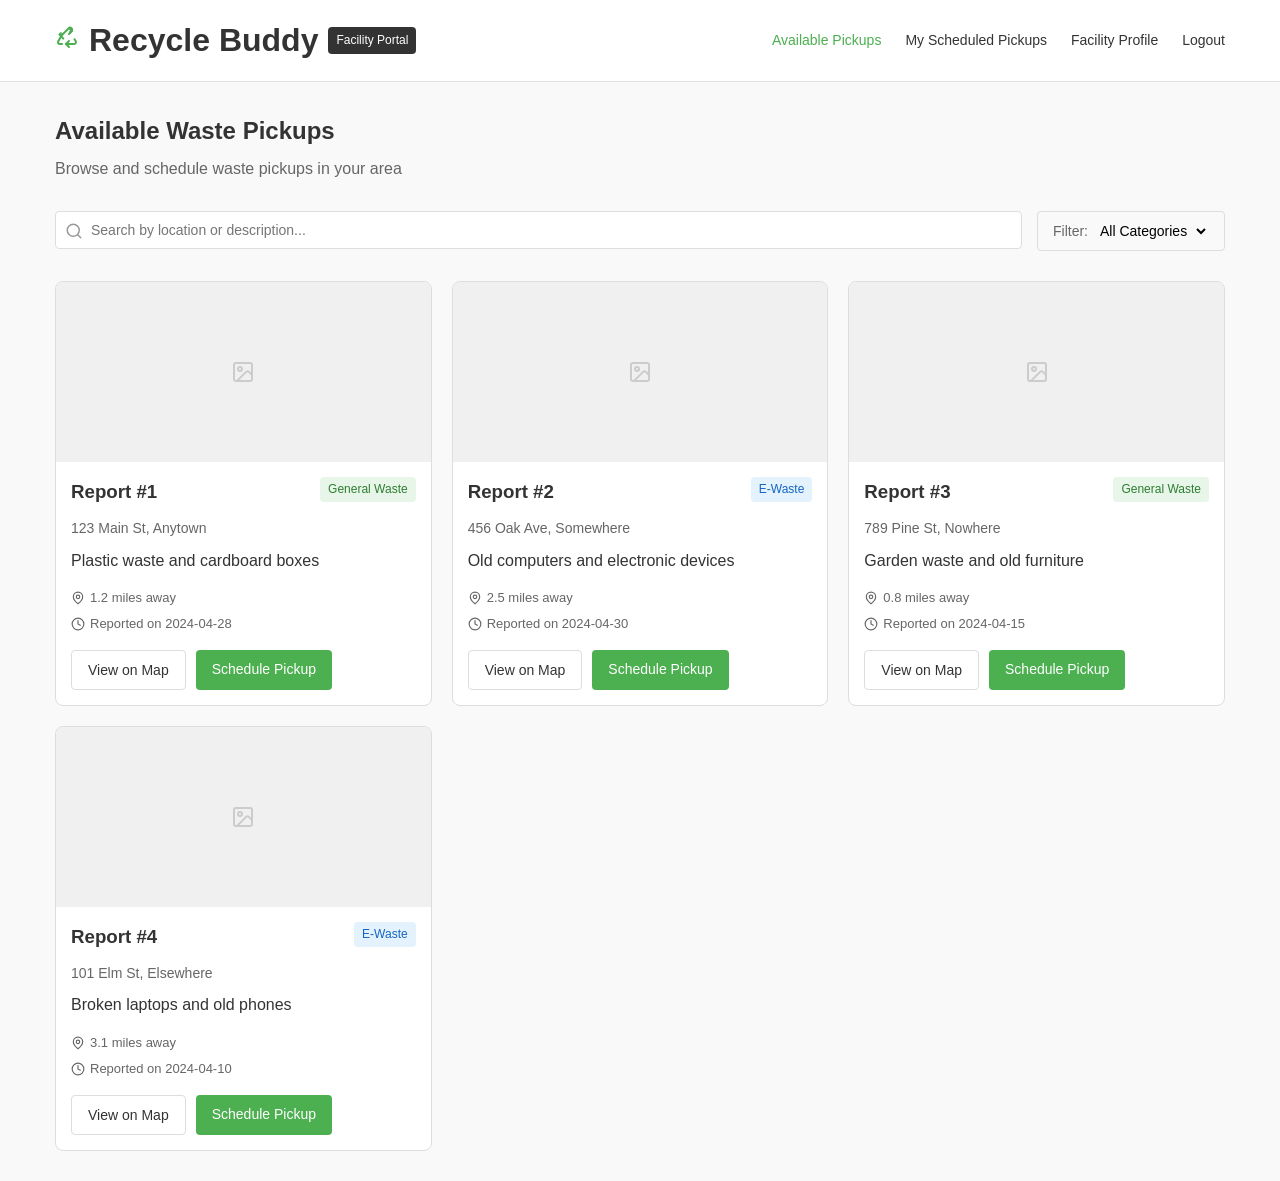
<file: index.html>
<!DOCTYPE html>
<html lang="en">
<head>
    <meta charset="UTF-8">
    <meta name="viewport" content="width=device-width, initial-scale=1.0">
    <title>Recycle Buddy - Facility Portal</title>
    <link rel="stylesheet" href="styles.css">
</head>
<body>
    <header>
        <div class="container">
            <div class="logo-section">
                <div class="logo">
                    <svg xmlns="http://www.w3.org/2000/svg" width="24" height="24" viewBox="0 0 24 24" fill="none" stroke="currentColor" stroke-width="2" stroke-linecap="round" stroke-linejoin="round" class="recycle-icon">
                        <path d="M7 19H4.815a1.83 1.83 0 0 1-1.57-.881 1.785 1.785 0 0 1-.004-1.784L7.196 9.5" />
                        <path d="M11 19h8.203a1.83 1.83 0 0 0 1.556-.89 1.784 1.784 0 0 0 0-1.775l-1.226-2.12" />
                        <path d="m14 16-3 3 3 3" />
                        <path d="M8.293 13.596 4.5 9.497l1.413-1.414" />
                        <path d="m7.49 9.5 6.364-6.364a1.83 1.83 0 0 1 2.588 0 1.83 1.83 0 0 1 0 2.588L15.1 7.067" />
                        <path d="m14 3 3 3-3 3" />
                    </svg>
                </div>
                <h1>Recycle Buddy</h1>
                <span class="portal-badge">Facility Portal</span>
            </div>
            <nav class="desktop-nav">
                <a href="index.html" class="active">Available Pickups</a>
                <a href="my-scheduled-pickups.html">My Scheduled Pickups</a>
                <a href="facility-profile.html">Facility Profile</a>
                <a href="login.html">Logout</a>
            </nav>
            <button class="mobile-menu-button" onclick="toggleMobileMenu()">
                <svg xmlns="http://www.w3.org/2000/svg" width="24" height="24" viewBox="0 0 24 24" fill="none" stroke="currentColor" stroke-width="2" stroke-linecap="round" stroke-linejoin="round">
                    <line x1="4" x2="20" y1="12" y2="12" />
                    <line x1="4" x2="20" y1="6" y2="6" />
                    <line x1="4" x2="20" y1="18" y2="18" />
                </svg>
            </button>
        </div>
    </header>

    <div class="mobile-menu" id="mobileMenu">
        <a href="index.html" class="active">Available Pickups</a>
        <a href="my-scheduled-pickups.html">My Scheduled Pickups</a>
        <a href="facility-profile.html">Facility Profile</a>
        <a href="login.html">Logout</a>
    </div>

    <main>
        <div class="container">
            <div class="page-header">
                <h2>Available Waste Pickups</h2>
                <p>Browse and schedule waste pickups in your area</p>
            </div>

            <div class="search-filter">
                <div class="search-bar">
                    <svg xmlns="http://www.w3.org/2000/svg" width="18" height="18" viewBox="0 0 24 24" fill="none" stroke="currentColor" stroke-width="2" stroke-linecap="round" stroke-linejoin="round" class="search-icon">
                        <circle cx="11" cy="11" r="8"></circle>
                        <line x1="21" y1="21" x2="16.65" y2="16.65"></line>
                    </svg>
                    <input type="text" placeholder="Search by location or description...">
                </div>
                <div class="filter">
                    <span>Filter:</span>
                    <select>
                        <option>All Categories</option>
                        <option>General Waste</option>
                        <option>E-Waste</option>
                    </select>
                </div>
            </div>

            <div class="reports-grid">
                <!-- Report #1 -->
                <div class="report-card">
                    <div class="report-image">
                        <svg xmlns="http://www.w3.org/2000/svg" width="24" height="24" viewBox="0 0 24 24" fill="none" stroke="currentColor" stroke-width="2" stroke-linecap="round" stroke-linejoin="round">
                            <rect width="18" height="18" x="3" y="3" rx="2" ry="2" />
                            <circle cx="9" cy="9" r="2" />
                            <path d="m21 15-3.086-3.086a2 2 0 0 0-2.828 0L6 21" />
                        </svg>
                    </div>
                    <div class="report-content">
                        <div class="report-header">
                            <h3>Report #1</h3>
                            <span class="tag general">General Waste</span>
                        </div>
                        <p class="address">123 Main St, Anytown</p>
                        <p class="description">Plastic waste and cardboard boxes</p>
                        <div class="report-meta">
                            <div class="distance">
                                <svg xmlns="http://www.w3.org/2000/svg" width="14" height="14" viewBox="0 0 24 24" fill="none" stroke="currentColor" stroke-width="2" stroke-linecap="round" stroke-linejoin="round">
                                    <path d="M20 10c0 6-8 12-8 12s-8-6-8-12a8 8 0 0 1 16 0Z" />
                                    <circle cx="12" cy="10" r="3" />
                                </svg>
                                <span>1.2 miles away</span>
                            </div>
                            <div class="date">
                                <svg xmlns="http://www.w3.org/2000/svg" width="14" height="14" viewBox="0 0 24 24" fill="none" stroke="currentColor" stroke-width="2" stroke-linecap="round" stroke-linejoin="round">
                                    <circle cx="12" cy="12" r="10" />
                                    <polyline points="12 6 12 12 16 14" />
                                </svg>
                                <span>Reported on 2024-04-28</span>
                            </div>
                        </div>
                        <div class="report-actions">
                            <a href="map-view.html?report=1" class="btn btn-outline">View on Map</a>
                            <a href="schedule-pickup.html?report=1" class="btn btn-primary">Schedule Pickup</a>
                        </div>
                    </div>
                </div>

                <!-- Report #2 -->
                <div class="report-card">
                    <div class="report-image">
                        <svg xmlns="http://www.w3.org/2000/svg" width="24" height="24" viewBox="0 0 24 24" fill="none" stroke="currentColor" stroke-width="2" stroke-linecap="round" stroke-linejoin="round">
                            <rect width="18" height="18" x="3" y="3" rx="2" ry="2" />
                            <circle cx="9" cy="9" r="2" />
                            <path d="m21 15-3.086-3.086a2 2 0 0 0-2.828 0L6 21" />
                        </svg>
                    </div>
                    <div class="report-content">
                        <div class="report-header">
                            <h3>Report #2</h3>
                            <span class="tag e-waste">E-Waste</span>
                        </div>
                        <p class="address">456 Oak Ave, Somewhere</p>
                        <p class="description">Old computers and electronic devices</p>
                        <div class="report-meta">
                            <div class="distance">
                                <svg xmlns="http://www.w3.org/2000/svg" width="14" height="14" viewBox="0 0 24 24" fill="none" stroke="currentColor" stroke-width="2" stroke-linecap="round" stroke-linejoin="round">
                                    <path d="M20 10c0 6-8 12-8 12s-8-6-8-12a8 8 0 0 1 16 0Z" />
                                    <circle cx="12" cy="10" r="3" />
                                </svg>
                                <span>2.5 miles away</span>
                            </div>
                            <div class="date">
                                <svg xmlns="http://www.w3.org/2000/svg" width="14" height="14" viewBox="0 0 24 24" fill="none" stroke="currentColor" stroke-width="2" stroke-linecap="round" stroke-linejoin="round">
                                    <circle cx="12" cy="12" r="10" />
                                    <polyline points="12 6 12 12 16 14" />
                                </svg>
                                <span>Reported on 2024-04-30</span>
                            </div>
                        </div>
                        <div class="report-actions">
                            <a href="map-view.html?report=2" class="btn btn-outline">View on Map</a>
                            <a href="schedule-pickup.html?report=2" class="btn btn-primary">Schedule Pickup</a>
                        </div>
                    </div>
                </div>

                <!-- Report #3 -->
                <div class="report-card">
                    <div class="report-image">
                        <svg xmlns="http://www.w3.org/2000/svg" width="24" height="24" viewBox="0 0 24 24" fill="none" stroke="currentColor" stroke-width="2" stroke-linecap="round" stroke-linejoin="round">
                            <rect width="18" height="18" x="3" y="3" rx="2" ry="2" />
                            <circle cx="9" cy="9" r="2" />
                            <path d="m21 15-3.086-3.086a2 2 0 0 0-2.828 0L6 21" />
                        </svg>
                    </div>
                    <div class="report-content">
                        <div class="report-header">
                            <h3>Report #3</h3>
                            <span class="tag general">General Waste</span>
                        </div>
                        <p class="address">789 Pine St, Nowhere</p>
                        <p class="description">Garden waste and old furniture</p>
                        <div class="report-meta">
                            <div class="distance">
                                <svg xmlns="http://www.w3.org/2000/svg" width="14" height="14" viewBox="0 0 24 24" fill="none" stroke="currentColor" stroke-width="2" stroke-linecap="round" stroke-linejoin="round">
                                    <path d="M20 10c0 6-8 12-8 12s-8-6-8-12a8 8 0 0 1 16 0Z" />
                                    <circle cx="12" cy="10" r="3" />
                                </svg>
                                <span>0.8 miles away</span>
                            </div>
                            <div class="date">
                                <svg xmlns="http://www.w3.org/2000/svg" width="14" height="14" viewBox="0 0 24 24" fill="none" stroke="currentColor" stroke-width="2" stroke-linecap="round" stroke-linejoin="round">
                                    <circle cx="12" cy="12" r="10" />
                                    <polyline points="12 6 12 12 16 14" />
                                </svg>
                                <span>Reported on 2024-04-15</span>
                            </div>
                        </div>
                        <div class="report-actions">
                            <a href="map-view.html?report=3" class="btn btn-outline">View on Map</a>
                            <a href="schedule-pickup.html?report=3" class="btn btn-primary">Schedule Pickup</a>
                        </div>
                    </div>
                </div>

                <!-- Report #4 -->
                <div class="report-card">
                    <div class="report-image">
                        <svg xmlns="http://www.w3.org/2000/svg" width="24" height="24" viewBox="0 0 24 24" fill="none" stroke="currentColor" stroke-width="2" stroke-linecap="round" stroke-linejoin="round">
                            <rect width="18" height="18" x="3" y="3" rx="2" ry="2" />
                            <circle cx="9" cy="9" r="2" />
                            <path d="m21 15-3.086-3.086a2 2 0 0 0-2.828 0L6 21" />
                        </svg>
                    </div>
                    <div class="report-content">
                        <div class="report-header">
                            <h3>Report #4</h3>
                            <span class="tag e-waste">E-Waste</span>
                        </div>
                        <p class="address">101 Elm St, Elsewhere</p>
                        <p class="description">Broken laptops and old phones</p>
                        <div class="report-meta">
                            <div class="distance">
                                <svg xmlns="http://www.w3.org/2000/svg" width="14" height="14" viewBox="0 0 24 24" fill="none" stroke="currentColor" stroke-width="2" stroke-linecap="round" stroke-linejoin="round">
                                    <path d="M20 10c0 6-8 12-8 12s-8-6-8-12a8 8 0 0 1 16 0Z" />
                                    <circle cx="12" cy="10" r="3" />
                                </svg>
                                <span>3.1 miles away</span>
                            </div>
                            <div class="date">
                                <svg xmlns="http://www.w3.org/2000/svg" width="14" height="14" viewBox="0 0 24 24" fill="none" stroke="currentColor" stroke-width="2" stroke-linecap="round" stroke-linejoin="round">
                                    <circle cx="12" cy="12" r="10" />
                                    <polyline points="12 6 12 12 16 14" />
                                </svg>
                                <span>Reported on 2024-04-10</span>
                            </div>
                        </div>
                        <div class="report-actions">
                            <a href="map-view.html?report=4" class="btn btn-outline">View on Map</a>
                            <a href="schedule-pickup.html?report=4" class="btn btn-primary">Schedule Pickup</a>
                        </div>
                    </div>
                </div>
            </div>
        </div>
    </main>

    <script>
        function toggleMobileMenu() {
            const mobileMenu = document.getElementById('mobileMenu');
            mobileMenu.classList.toggle('active');
        }
    </script>
</body>
</html>
</file>
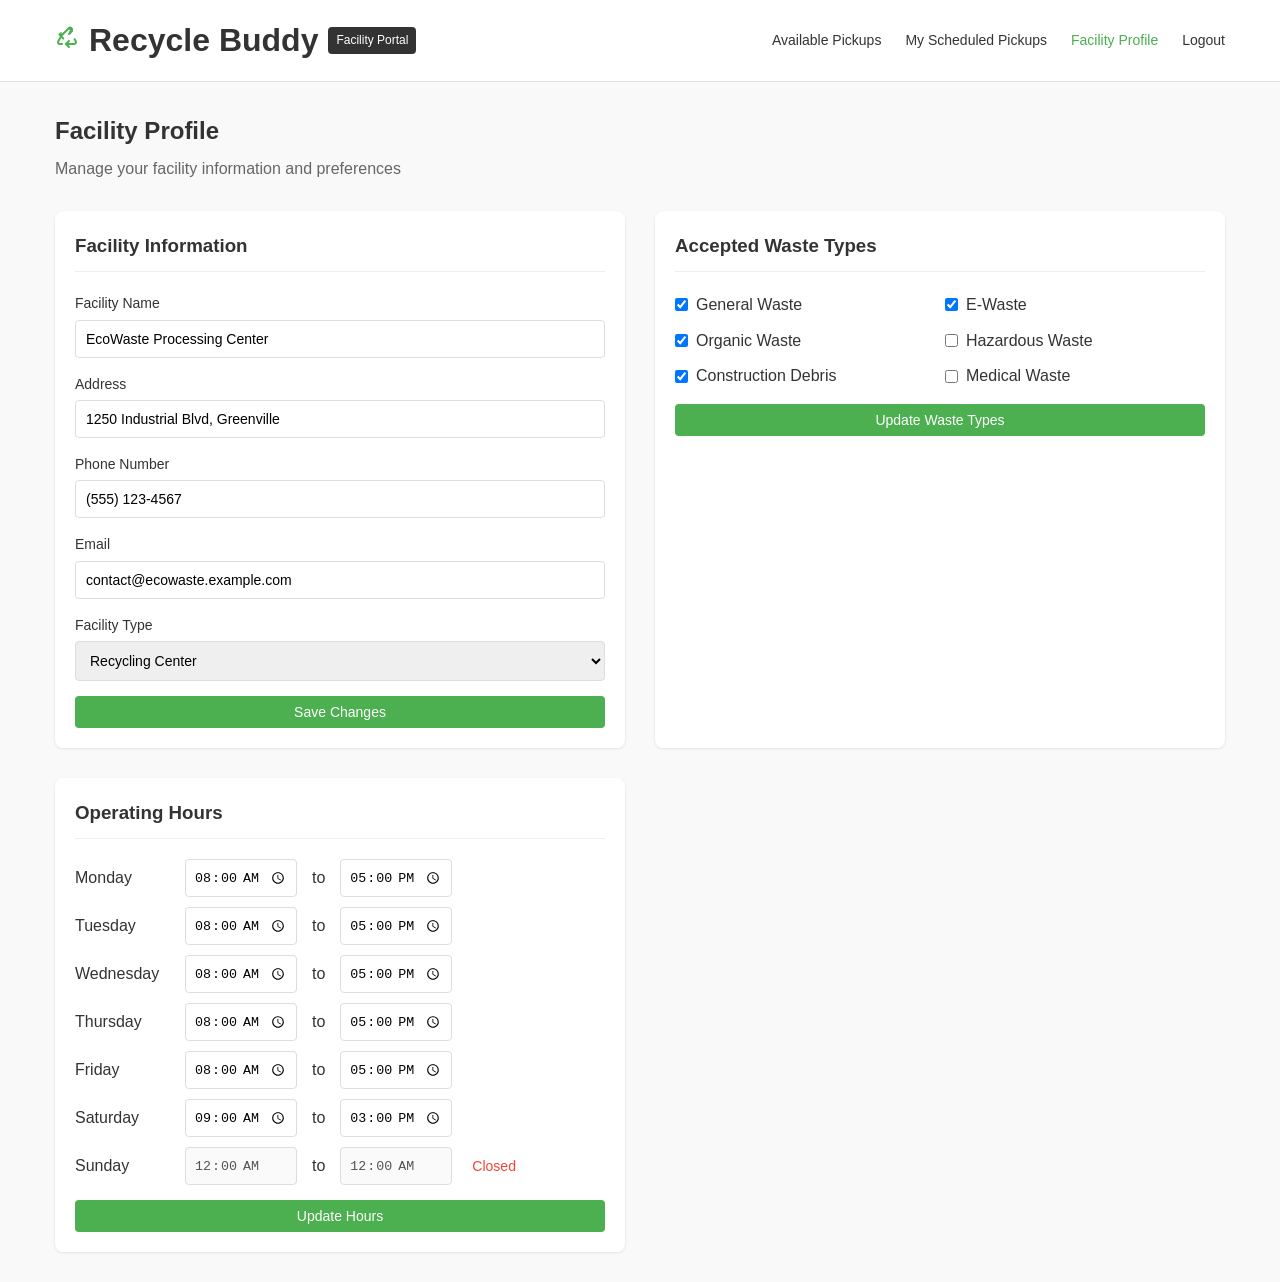
<file: facility-profile.html>
<!DOCTYPE html>
<html lang="en">
<head>
    <meta charset="UTF-8">
    <meta name="viewport" content="width=device-width, initial-scale=1.0">
    <title>Facility Profile - Recycle Buddy</title>
    <link rel="stylesheet" href="styles.css">
</head>
<body>
    <header>
        <div class="container">
            <div class="logo-section">
                <div class="logo">
                    <svg xmlns="http://www.w3.org/2000/svg" width="24" height="24" viewBox="0 0 24 24" fill="none" stroke="currentColor" stroke-width="2" stroke-linecap="round" stroke-linejoin="round" class="recycle-icon">
                        <path d="M7 19H4.815a1.83 1.83 0 0 1-1.57-.881 1.785 1.785 0 0 1-.004-1.784L7.196 9.5" />
                        <path d="M11 19h8.203a1.83 1.83 0 0 0 1.556-.89 1.784 1.784 0 0 0 0-1.775l-1.226-2.12" />
                        <path d="m14 16-3 3 3 3" />
                        <path d="M8.293 13.596 4.5 9.497l1.413-1.414" />
                        <path d="m7.49 9.5 6.364-6.364a1.83 1.83 0 0 1 2.588 0 1.83 1.83 0 0 1 0 2.588L15.1 7.067" />
                        <path d="m14 3 3 3-3 3" />
                    </svg>
                </div>
                <h1>Recycle Buddy</h1>
                <span class="portal-badge">Facility Portal</span>
            </div>
            <nav class="desktop-nav">
                <a href="index.html">Available Pickups</a>
                <a href="my-scheduled-pickups.html">My Scheduled Pickups</a>
                <a href="facility-profile.html" class="active">Facility Profile</a>
                <a href="login.html">Logout</a>
            </nav>
            <button class="mobile-menu-button" onclick="toggleMobileMenu()">
                <svg xmlns="http://www.w3.org/2000/svg" width="24" height="24" viewBox="0 0 24 24" fill="none" stroke="currentColor" stroke-width="2" stroke-linecap="round" stroke-linejoin="round">
                    <line x1="4" x2="20" y1="12" y2="12" />
                    <line x1="4" x2="20" y1="6" y2="6" />
                    <line x1="4" x2="20" y1="18" y2="18" />
                </svg>
            </button>
        </div>
    </header>

    <div class="mobile-menu" id="mobileMenu">
        <a href="index.html">Available Pickups</a>
        <a href="my-scheduled-pickups.html">My Scheduled Pickups</a>
        <a href="facility-profile.html" class="active">Facility Profile</a>
        <a href="login.html">Logout</a>
    </div>

    <main>
        <div class="container">
            <div class="page-header">
                <h2>Facility Profile</h2>
                <p>Manage your facility information and preferences</p>
            </div>

            <div class="profile-container">
                <div class="profile-section">
                    <h3>Facility Information</h3>
                    <form class="profile-form">
                        <div class="form-group">
                            <label for="facilityName">Facility Name</label>
                            <input type="text" id="facilityName" value="EcoWaste Processing Center" class="form-control">
                        </div>
                        <div class="form-group">
                            <label for="facilityAddress">Address</label>
                            <input type="text" id="facilityAddress" value="1250 Industrial Blvd, Greenville" class="form-control">
                        </div>
                        <div class="form-group">
                            <label for="facilityPhone">Phone Number</label>
                            <input type="tel" id="facilityPhone" value="(555) 123-4567" class="form-control">
                        </div>
                        <div class="form-group">
                            <label for="facilityEmail">Email</label>
                            <input type="email" id="facilityEmail" value="contact@ecowaste.example.com" class="form-control">
                        </div>
                        <div class="form-group">
                            <label for="facilityType">Facility Type</label>
                            <select id="facilityType" class="form-control">
                                <option selected>Recycling Center</option>
                                <option>Waste Transfer Station</option>
                                <option>Landfill</option>
                                <option>Composting Facility</option>
                                <option>Hazardous Waste Facility</option>
                            </select>
                        </div>
                        <button type="submit" class="btn btn-primary">Save Changes</button>
                    </form>
                </div>

                <div class="profile-section">
                    <h3>Accepted Waste Types</h3>
                    <form class="profile-form">
                        <div class="checkbox-group">
                            <div class="checkbox-item">
                                <input type="checkbox" id="generalWaste" checked>
                                <label for="generalWaste">General Waste</label>
                            </div>
                            <div class="checkbox-item">
                                <input type="checkbox" id="eWaste" checked>
                                <label for="eWaste">E-Waste</label>
                            </div>
                            <div class="checkbox-item">
                                <input type="checkbox" id="organicWaste" checked>
                                <label for="organicWaste">Organic Waste</label>
                            </div>
                            <div class="checkbox-item">
                                <input type="checkbox" id="hazardousWaste">
                                <label for="hazardousWaste">Hazardous Waste</label>
                            </div>
                            <div class="checkbox-item">
                                <input type="checkbox" id="constructionDebris" checked>
                                <label for="constructionDebris">Construction Debris</label>
                            </div>
                            <div class="checkbox-item">
                                <input type="checkbox" id="medicalWaste">
                                <label for="medicalWaste">Medical Waste</label>
                            </div>
                        </div>
                        <button type="submit" class="btn btn-primary">Update Waste Types</button>
                    </form>
                </div>

                <div class="profile-section">
                    <h3>Operating Hours</h3>
                    <form class="profile-form">
                        <div class="hours-group">
                            <div class="hours-row">
                                <span class="day">Monday</span>
                                <input type="time" value="08:00" class="time-input">
                                <span class="to">to</span>
                                <input type="time" value="17:00" class="time-input">
                            </div>
                            <div class="hours-row">
                                <span class="day">Tuesday</span>
                                <input type="time" value="08:00" class="time-input">
                                <span class="to">to</span>
                                <input type="time" value="17:00" class="time-input">
                            </div>
                            <div class="hours-row">
                                <span class="day">Wednesday</span>
                                <input type="time" value="08:00" class="time-input">
                                <span class="to">to</span>
                                <input type="time" value="17:00" class="time-input">
                            </div>
                            <div class="hours-row">
                                <span class="day">Thursday</span>
                                <input type="time" value="08:00" class="time-input">
                                <span class="to">to</span>
                                <input type="time" value="17:00" class="time-input">
                            </div>
                            <div class="hours-row">
                                <span class="day">Friday</span>
                                <input type="time" value="08:00" class="time-input">
                                <span class="to">to</span>
                                <input type="time" value="17:00" class="time-input">
                            </div>
                            <div class="hours-row">
                                <span class="day">Saturday</span>
                                <input type="time" value="09:00" class="time-input">
                                <span class="to">to</span>
                                <input type="time" value="15:00" class="time-input">
                            </div>
                            <div class="hours-row">
                                <span class="day">Sunday</span>
                                <input type="time" value="00:00" class="time-input" disabled>
                                <span class="to">to</span>
                                <input type="time" value="00:00" class="time-input" disabled>
                                <span class="closed">Closed</span>
                            </div>
                        </div>
                        <button type="submit" class="btn btn-primary">Update Hours</button>
                    </form>
                </div>
            </div>
        </div>
    </main>

    <script>
        function toggleMobileMenu() {
            const mobileMenu = document.getElementById('mobileMenu');
            mobileMenu.classList.toggle('active');
        }
    </script>
</body>
</html>
</file>
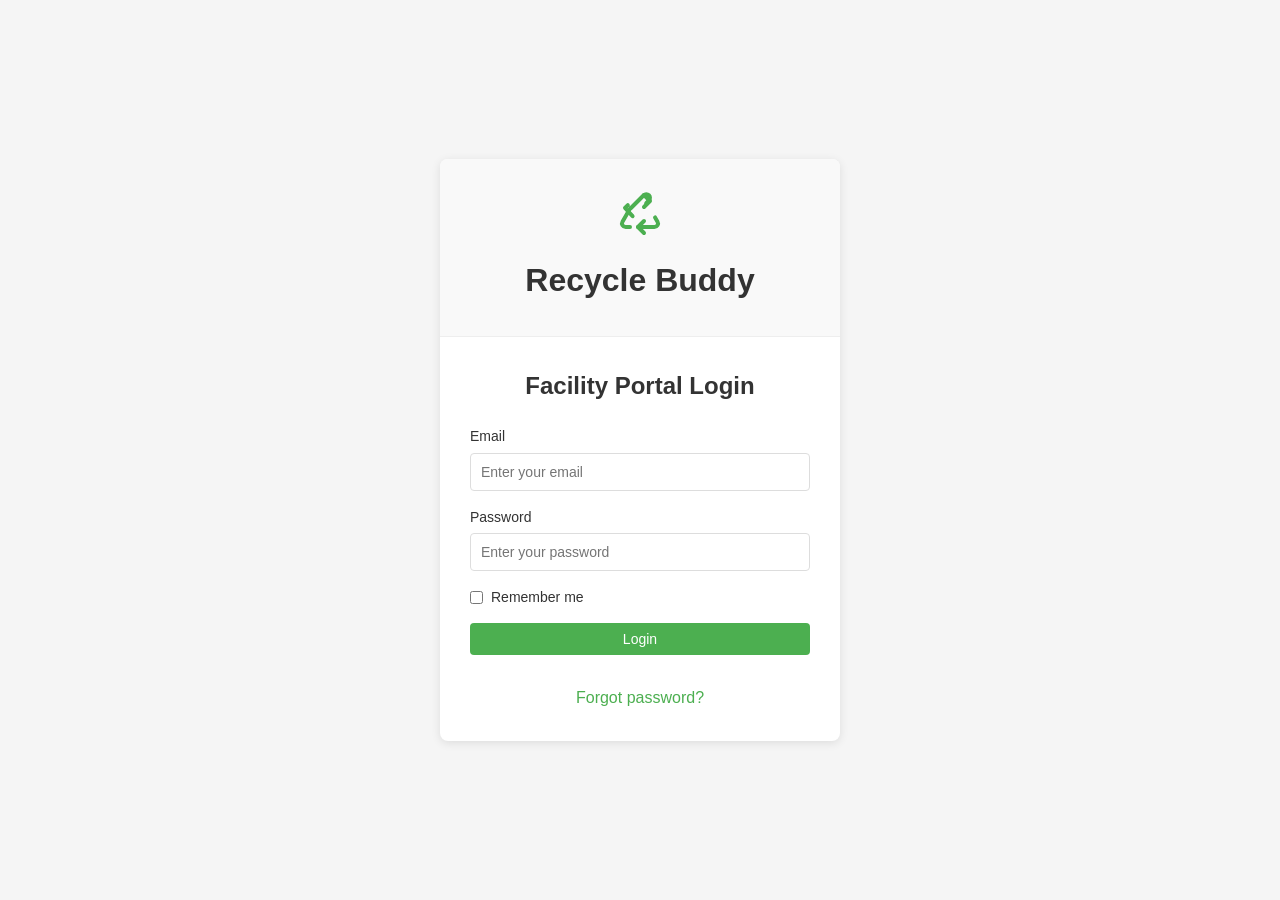
<file: login.html>
<!DOCTYPE html>
<html lang="en">
<head>
    <meta charset="UTF-8">
    <meta name="viewport" content="width=device-width, initial-scale=1.0">
    <title>Login - Recycle Buddy</title>
    <link rel="stylesheet" href="styles.css">
</head>
<body class="login-page">
    <div class="login-container">
        <div class="login-logo">
            <svg xmlns="http://www.w3.org/2000/svg" width="48" height="48" viewBox="0 0 24 24" fill="none" stroke="currentColor" stroke-width="2" stroke-linecap="round" stroke-linejoin="round" class="recycle-icon">
                <path d="M7 19H4.815a1.83 1.83 0 0 1-1.57-.881 1.785 1.785 0 0 1-.004-1.784L7.196 9.5" />
                <path d="M11 19h8.203a1.83 1.83 0 0 0 1.556-.89 1.784 1.784 0 0 0 0-1.775l-1.226-2.12" />
                <path d="m14 16-3 3 3 3" />
                <path d="M8.293 13.596 4.5 9.497l1.413-1.414" />
                <path d="m7.49 9.5 6.364-6.364a1.83 1.83 0 0 1 2.588 0 1.83 1.83 0 0 1 0 2.588L15.1 7.067" />
                <path d="m14 3 3 3-3 3" />
            </svg>
            <h1>Recycle Buddy</h1>
        </div>
        <div class="login-form-container">
            <h2>Facility Portal Login</h2>
            <form id="loginForm" class="login-form">
                <div class="form-group">
                    <label for="email">Email</label>
                    <input type="email" id="email" class="form-control" required placeholder="Enter your email">
                </div>
                <div class="form-group">
                    <label for="password">Password</label>
                    <input type="password" id="password" class="form-control" required placeholder="Enter your password">
                </div>
                <div class="form-group remember-me">
                    <input type="checkbox" id="rememberMe">
                    <label for="rememberMe">Remember me</label>
                </div>
                <button type="submit" class="btn btn-primary btn-block">Login</button>
                <div class="forgot-password">
                    <a href="#">Forgot password?</a>
                </div>
            </form>
        </div>
    </div>

    <script>
        document.getElementById('loginForm').addEventListener('submit', function(event) {
            event.preventDefault();
            
            const email = document.getElementById('email').value;
            const password = document.getElementById('password').value;
            
            // In a real application, you would validate credentials with an API
            // For this demo, we'll just redirect to the main page
            window.location.href = 'index.html';
        });
    </script>
</body>
</html>
</file>
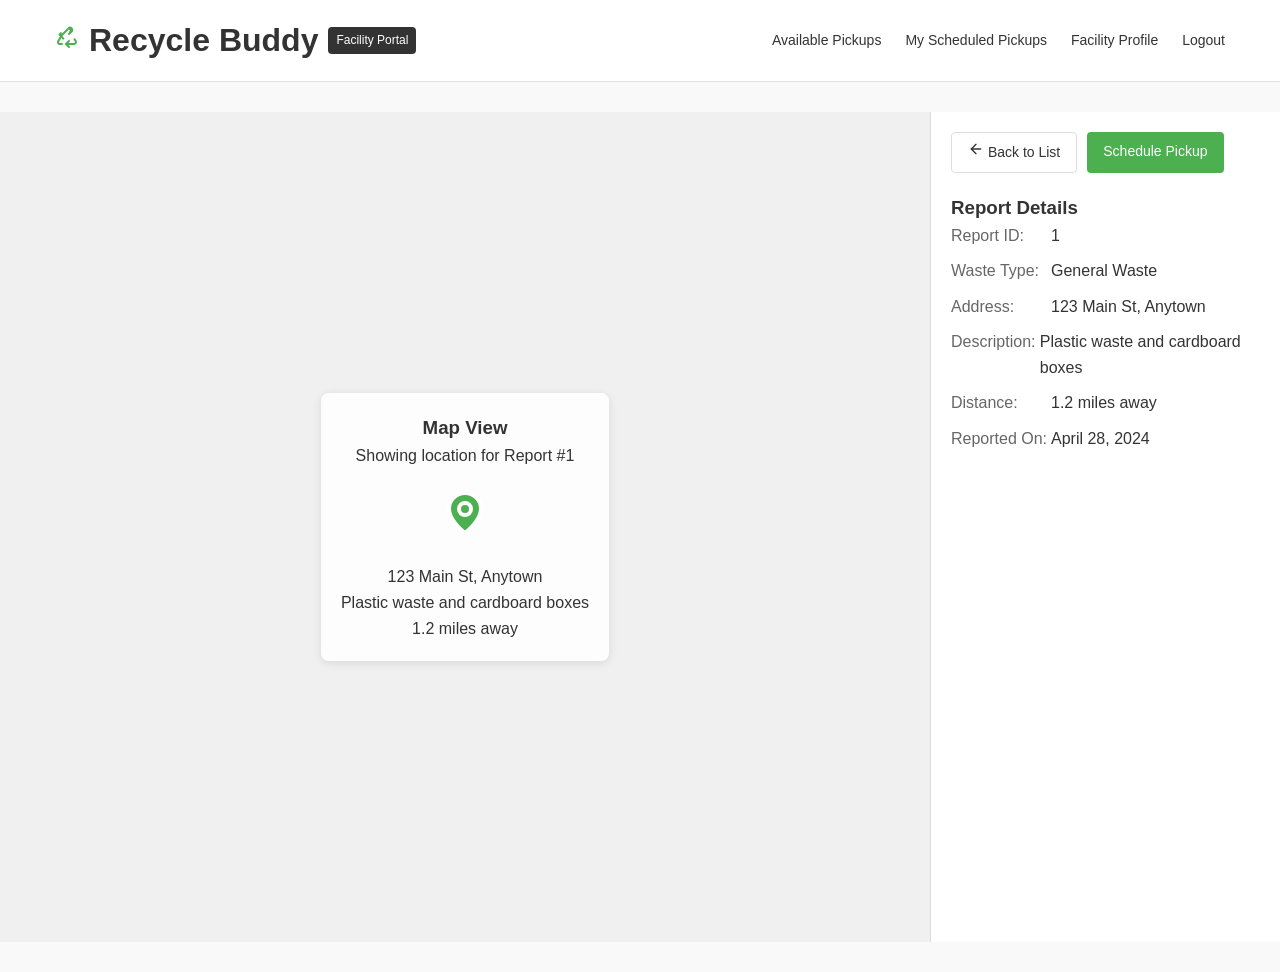
<file: map-view.html>
<!DOCTYPE html>
<html lang="en">
<head>
    <meta charset="UTF-8">
    <meta name="viewport" content="width=device-width, initial-scale=1.0">
    <title>Map View - Recycle Buddy</title>
    <link rel="stylesheet" href="styles.css">
</head>
<body>
    <header>
        <div class="container">
            <div class="logo-section">
                <div class="logo">
                    <svg xmlns="http://www.w3.org/2000/svg" width="24" height="24" viewBox="0 0 24 24" fill="none" stroke="currentColor" stroke-width="2" stroke-linecap="round" stroke-linejoin="round" class="recycle-icon">
                        <path d="M7 19H4.815a1.83 1.83 0 0 1-1.57-.881 1.785 1.785 0 0 1-.004-1.784L7.196 9.5" />
                        <path d="M11 19h8.203a1.83 1.83 0 0 0 1.556-.89 1.784 1.784 0 0 0 0-1.775l-1.226-2.12" />
                        <path d="m14 16-3 3 3 3" />
                        <path d="M8.293 13.596 4.5 9.497l1.413-1.414" />
                        <path d="m7.49 9.5 6.364-6.364a1.83 1.83 0 0 1 2.588 0 1.83 1.83 0 0 1 0 2.588L15.1 7.067" />
                        <path d="m14 3 3 3-3 3" />
                    </svg>
                </div>
                <h1>Recycle Buddy</h1>
                <span class="portal-badge">Facility Portal</span>
            </div>
            <nav class="desktop-nav">
                <a href="index.html">Available Pickups</a>
                <a href="my-scheduled-pickups.html">My Scheduled Pickups</a>
                <a href="facility-profile.html">Facility Profile</a>
                <a href="login.html">Logout</a>
            </nav>
            <button class="mobile-menu-button" onclick="toggleMobileMenu()">
                <svg xmlns="http://www.w3.org/2000/svg" width="24" height="24" viewBox="0 0 24 24" fill="none" stroke="currentColor" stroke-width="2" stroke-linecap="round" stroke-linejoin="round">
                    <line x1="4" x2="20" y1="12" y2="12" />
                    <line x1="4" x2="20" y1="6" y2="6" />
                    <line x1="4" x2="20" y1="18" y2="18" />
                </svg>
            </button>
        </div>
    </header>

    <div class="mobile-menu" id="mobileMenu">
        <a href="index.html">Available Pickups</a>
        <a href="my-scheduled-pickups.html">My Scheduled Pickups</a>
        <a href="facility-profile.html">Facility Profile</a>
        <a href="login.html">Logout</a>
    </div>

    <main>
        <div class="map-container">
            <div id="map" class="map">
                <!-- This would be replaced with an actual map in a real application -->
                <div class="map-placeholder">
                    <div class="map-content">
                        <h3>Map View</h3>
                        <p>Showing location for Report #<span id="reportId">1</span></p>
                        <div class="map-marker">
                            <svg xmlns="http://www.w3.org/2000/svg" width="48" height="48" viewBox="0 0 24 24" fill="#4CAF50" stroke="white" stroke-width="2" stroke-linecap="round" stroke-linejoin="round">
                                <path d="M20 10c0 6-8 12-8 12s-8-6-8-12a8 8 0 0 1 16 0Z" />
                                <circle cx="12" cy="10" r="3" />
                            </svg>
                        </div>
                        <div class="map-info">
                            <p id="addressInfo">123 Main St, Anytown</p>
                            <p id="wasteInfo">Plastic waste and cardboard boxes</p>
                            <p id="distanceInfo">1.2 miles away</p>
                        </div>
                    </div>
                </div>
            </div>
            <div class="map-sidebar">
                <div class="map-actions">
                    <a href="index.html" class="btn btn-outline">
                        <svg xmlns="http://www.w3.org/2000/svg" width="16" height="16" viewBox="0 0 24 24" fill="none" stroke="currentColor" stroke-width="2" stroke-linecap="round" stroke-linejoin="round">
                            <path d="m12 19-7-7 7-7" />
                            <path d="M19 12H5" />
                        </svg>
                        Back to List
                    </a>
                    <a href="schedule-pickup.html" class="btn btn-primary" id="scheduleBtn">Schedule Pickup</a>
                </div>
                <div class="report-details">
                    <h3>Report Details</h3>
                    <div class="detail-item">
                        <span class="detail-label">Report ID:</span>
                        <span class="detail-value" id="detailReportId">1</span>
                    </div>
                    <div class="detail-item">
                        <span class="detail-label">Waste Type:</span>
                        <span class="detail-value" id="detailWasteType">General Waste</span>
                    </div>
                    <div class="detail-item">
                        <span class="detail-label">Address:</span>
                        <span class="detail-value" id="detailAddress">123 Main St, Anytown</span>
                    </div>
                    <div class="detail-item">
                        <span class="detail-label">Description:</span>
                        <span class="detail-value" id="detailDescription">Plastic waste and cardboard boxes</span>
                    </div>
                    <div class="detail-item">
                        <span class="detail-label">Distance:</span>
                        <span class="detail-value" id="detailDistance">1.2 miles away</span>
                    </div>
                    <div class="detail-item">
                        <span class="detail-label">Reported On:</span>
                        <span class="detail-value" id="detailReportDate">April 28, 2024</span>
                    </div>
                </div>
            </div>
        </div>
    </main>

    <script>
        function toggleMobileMenu() {
            const mobileMenu = document.getElementById('mobileMenu');
            mobileMenu.classList.toggle('active');
        }

        // Get report ID from URL parameter
        const urlParams = new URLSearchParams(window.location.search);
        const reportId = urlParams.get('report') || '1';
        
        // Update the UI with the report ID
        document.getElementById('reportId').textContent = reportId;
        document.getElementById('detailReportId').textContent = reportId;
        document.getElementById('scheduleBtn').href = `schedule-pickup.html?report=${reportId}`;
        
        // In a real application, you would fetch the report details from an API
        // and update the UI accordingly. For this demo, we'll use hardcoded data.
        const reportData = {
            '1': {
                type: 'General Waste',
                address: '123 Main St, Anytown',
                description: 'Plastic waste and cardboard boxes',
                distance: '1.2 miles away',
                reportDate: 'April 28, 2024'
            },
            '2': {
                type: 'E-Waste',
                address: '456 Oak Ave, Somewhere',
                description: 'Old computers and electronic devices',
                distance: '2.5 miles away',
                reportDate: 'April 30, 2024'
            },
            '3': {
                type: 'General Waste',
                address: '789 Pine St, Nowhere',
                description: 'Garden waste and old furniture',
                distance: '0.8 miles away',
                reportDate: 'April 15, 2024'
            },
            '4': {
                type: 'E-Waste',
                address: '101 Elm St, Elsewhere',
                description: 'Broken laptops and old phones',
                distance: '3.1 miles away',
                reportDate: 'April 10, 2024'
            }
        };
        
        // Update the UI with the report data
        if (reportData[reportId]) {
            const data = reportData[reportId];
            document.getElementById('addressInfo').textContent = data.address;
            document.getElementById('wasteInfo').textContent = data.description;
            document.getElementById('distanceInfo').textContent = data.distance;
            
            document.getElementById('detailWasteType').textContent = data.type;
            document.getElementById('detailAddress').textContent = data.address;
            document.getElementById('detailDescription').textContent = data.description;
            document.getElementById('detailDistance').textContent = data.distance;
            document.getElementById('detailReportDate').textContent = data.reportDate;
        }
    </script>
</body>
</html>
</file>
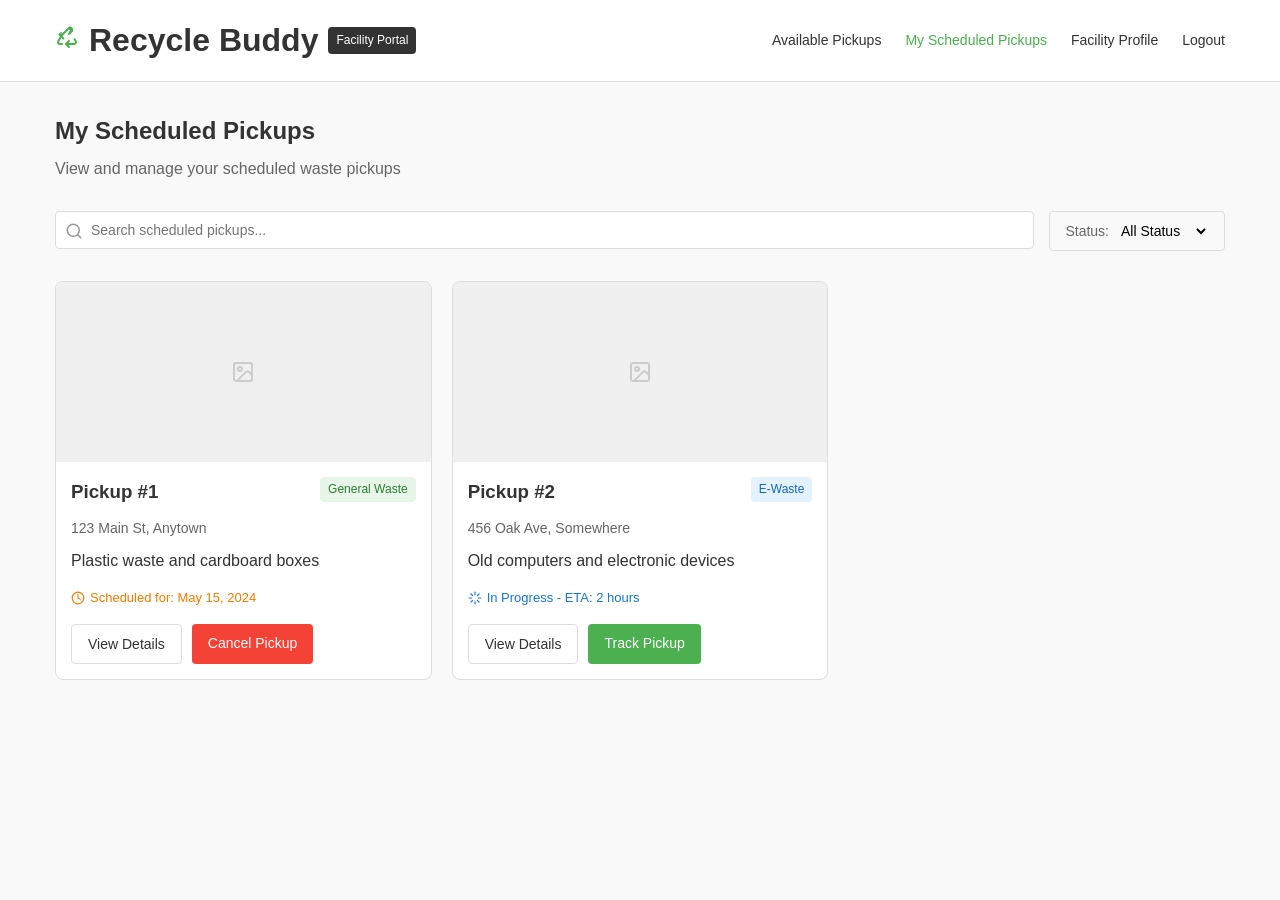
<file: my-scheduled-pickups.html>
<!DOCTYPE html>
<html lang="en">
<head>
    <meta charset="UTF-8">
    <meta name="viewport" content="width=device-width, initial-scale=1.0">
    <title>My Scheduled Pickups - Recycle Buddy</title>
    <link rel="stylesheet" href="styles.css">
</head>
<body>
    <header>
        <div class="container">
            <div class="logo-section">
                <div class="logo">
                    <svg xmlns="http://www.w3.org/2000/svg" width="24" height="24" viewBox="0 0 24 24" fill="none" stroke="currentColor" stroke-width="2" stroke-linecap="round" stroke-linejoin="round" class="recycle-icon">
                        <path d="M7 19H4.815a1.83 1.83 0 0 1-1.57-.881 1.785 1.785 0 0 1-.004-1.784L7.196 9.5" />
                        <path d="M11 19h8.203a1.83 1.83 0 0 0 1.556-.89 1.784 1.784 0 0 0 0-1.775l-1.226-2.12" />
                        <path d="m14 16-3 3 3 3" />
                        <path d="M8.293 13.596 4.5 9.497l1.413-1.414" />
                        <path d="m7.49 9.5 6.364-6.364a1.83 1.83 0 0 1 2.588 0 1.83 1.83 0 0 1 0 2.588L15.1 7.067" />
                        <path d="m14 3 3 3-3 3" />
                    </svg>
                </div>
                <h1>Recycle Buddy</h1>
                <span class="portal-badge">Facility Portal</span>
            </div>
            <nav class="desktop-nav">
                <a href="index.html">Available Pickups</a>
                <a href="my-scheduled-pickups.html" class="active">My Scheduled Pickups</a>
                <a href="facility-profile.html">Facility Profile</a>
                <a href="login.html">Logout</a>
            </nav>
            <button class="mobile-menu-button" onclick="toggleMobileMenu()">
                <svg xmlns="http://www.w3.org/2000/svg" width="24" height="24" viewBox="0 0 24 24" fill="none" stroke="currentColor" stroke-width="2" stroke-linecap="round" stroke-linejoin="round">
                    <line x1="4" x2="20" y1="12" y2="12" />
                    <line x1="4" x2="20" y1="6" y2="6" />
                    <line x1="4" x2="20" y1="18" y2="18" />
                </svg>
            </button>
        </div>
    </header>

    <div class="mobile-menu" id="mobileMenu">
        <a href="index.html">Available Pickups</a>
        <a href="my-scheduled-pickups.html" class="active">My Scheduled Pickups</a>
        <a href="facility-profile.html">Facility Profile</a>
        <a href="login.html">Logout</a>
    </div>

    <main>
        <div class="container">
            <div class="page-header">
                <h2>My Scheduled Pickups</h2>
                <p>View and manage your scheduled waste pickups</p>
            </div>

            <div class="search-filter">
                <div class="search-bar">
                    <svg xmlns="http://www.w3.org/2000/svg" width="18" height="18" viewBox="0 0 24 24" fill="none" stroke="currentColor" stroke-width="2" stroke-linecap="round" stroke-linejoin="round" class="search-icon">
                        <circle cx="11" cy="11" r="8"></circle>
                        <line x1="21" y1="21" x2="16.65" y2="16.65"></line>
                    </svg>
                    <input type="text" placeholder="Search scheduled pickups...">
                </div>
                <div class="filter">
                    <span>Status:</span>
                    <select>
                        <option>All Status</option>
                        <option>Pending</option>
                        <option>In Progress</option>
                        <option>Completed</option>
                    </select>
                </div>
            </div>

            <div class="reports-grid">
                <!-- Scheduled Pickup #1 -->
                <div class="report-card">
                    <div class="report-image">
                        <svg xmlns="http://www.w3.org/2000/svg" width="24" height="24" viewBox="0 0 24 24" fill="none" stroke="currentColor" stroke-width="2" stroke-linecap="round" stroke-linejoin="round">
                            <rect width="18" height="18" x="3" y="3" rx="2" ry="2" />
                            <circle cx="9" cy="9" r="2" />
                            <path d="m21 15-3.086-3.086a2 2 0 0 0-2.828 0L6 21" />
                        </svg>
                    </div>
                    <div class="report-content">
                        <div class="report-header">
                            <h3>Pickup #1</h3>
                            <span class="tag general">General Waste</span>
                        </div>
                        <p class="address">123 Main St, Anytown</p>
                        <p class="description">Plastic waste and cardboard boxes</p>
                        <div class="report-meta">
                            <div class="status pending">
                                <svg xmlns="http://www.w3.org/2000/svg" width="14" height="14" viewBox="0 0 24 24" fill="none" stroke="currentColor" stroke-width="2" stroke-linecap="round" stroke-linejoin="round">
                                    <circle cx="12" cy="12" r="10" />
                                    <polyline points="12 6 12 12 16 14" />
                                </svg>
                                <span>Scheduled for: May 15, 2024</span>
                            </div>
                        </div>
                        <div class="report-actions">
                            <a href="pickup-details.html?pickup=1" class="btn btn-outline">View Details</a>
                            <a href="#" class="btn btn-danger" onclick="confirmCancel(1)">Cancel Pickup</a>
                        </div>
                    </div>
                </div>

                <!-- Scheduled Pickup #2 -->
                <div class="report-card">
                    <div class="report-image">
                        <svg xmlns="http://www.w3.org/2000/svg" width="24" height="24" viewBox="0 0 24 24" fill="none" stroke="currentColor" stroke-width="2" stroke-linecap="round" stroke-linejoin="round">
                            <rect width="18" height="18" x="3" y="3" rx="2" ry="2" />
                            <circle cx="9" cy="9" r="2" />
                            <path d="m21 15-3.086-3.086a2 2 0 0 0-2.828 0L6 21" />
                        </svg>
                    </div>
                    <div class="report-content">
                        <div class="report-header">
                            <h3>Pickup #2</h3>
                            <span class="tag e-waste">E-Waste</span>
                        </div>
                        <p class="address">456 Oak Ave, Somewhere</p>
                        <p class="description">Old computers and electronic devices</p>
                        <div class="report-meta">
                            <div class="status in-progress">
                                <svg xmlns="http://www.w3.org/2000/svg" width="14" height="14" viewBox="0 0 24 24" fill="none" stroke="currentColor" stroke-width="2" stroke-linecap="round" stroke-linejoin="round">
                                    <path d="M12 2v4m0 12v4M4.93 4.93l2.83 2.83m8.48 8.48 2.83 2.83M2 12h4m12 0h4M4.93 19.07l2.83-2.83m8.48-8.48 2.83-2.83" />
                                </svg>
                                <span>In Progress - ETA: 2 hours</span>
                            </div>
                        </div>
                        <div class="report-actions">
                            <a href="pickup-details.html?pickup=2" class="btn btn-outline">View Details</a>
                            <a href="track-pickup.html?pickup=2" class="btn btn-primary">Track Pickup</a>
                        </div>
                    </div>
                </div>
            </div>
        </div>
    </main>

    <script>
        function toggleMobileMenu() {
            const mobileMenu = document.getElementById('mobileMenu');
            mobileMenu.classList.toggle('active');
        }

        function confirmCancel(pickupId) {
            if (confirm("Are you sure you want to cancel this pickup?")) {
                alert("Pickup #" + pickupId + " has been cancelled.");
                // In a real application, you would make an API call here
                // and then update the UI accordingly
            }
        }
    </script>
</body>
</html>
</file>
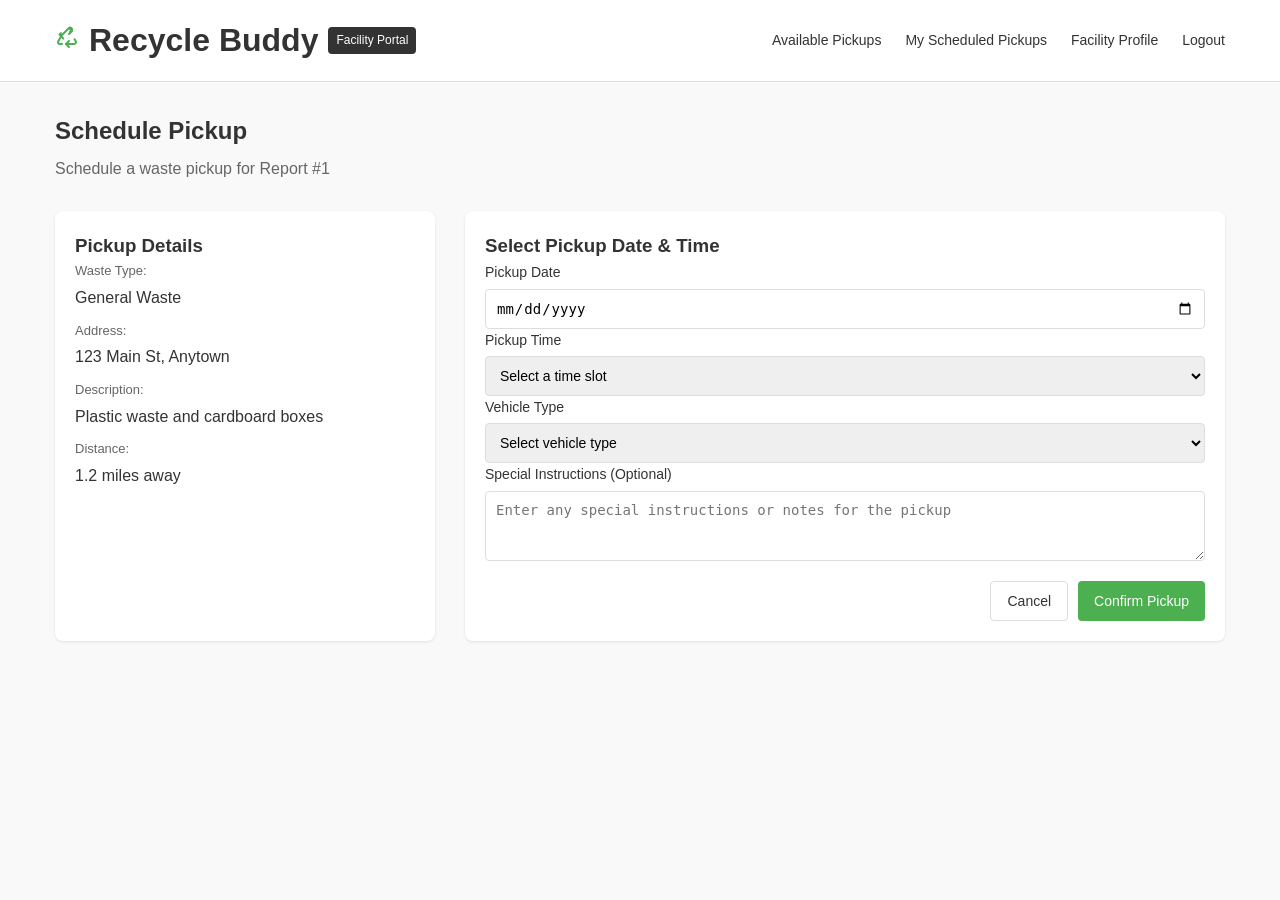
<file: schedule-pickup.html>
<!DOCTYPE html>
<html lang="en">
<head>
    <meta charset="UTF-8">
    <meta name="viewport" content="width=device-width, initial-scale=1.0">
    <title>Schedule Pickup - Recycle Buddy</title>
    <link rel="stylesheet" href="styles.css">
</head>
<body>
    <header>
        <div class="container">
            <div class="logo-section">
                <div class="logo">
                    <svg xmlns="http://www.w3.org/2000/svg" width="24" height="24" viewBox="0 0 24 24" fill="none" stroke="currentColor" stroke-width="2" stroke-linecap="round" stroke-linejoin="round" class="recycle-icon">
                        <path d="M7 19H4.815a1.83 1.83 0 0 1-1.57-.881 1.785 1.785 0 0 1-.004-1.784L7.196 9.5" />
                        <path d="M11 19h8.203a1.83 1.83 0 0 0 1.556-.89 1.784 1.784 0 0 0 0-1.775l-1.226-2.12" />
                        <path d="m14 16-3 3 3 3" />
                        <path d="M8.293 13.596 4.5 9.497l1.413-1.414" />
                        <path d="m7.49 9.5 6.364-6.364a1.83 1.83 0 0 1 2.588 0 1.83 1.83 0 0 1 0 2.588L15.1 7.067" />
                        <path d="m14 3 3 3-3 3" />
                    </svg>
                </div>
                <h1>Recycle Buddy</h1>
                <span class="portal-badge">Facility Portal</span>
            </div>
            <nav class="desktop-nav">
                <a href="index.html">Available Pickups</a>
                <a href="my-scheduled-pickups.html">My Scheduled Pickups</a>
                <a href="facility-profile.html">Facility Profile</a>
                <a href="login.html">Logout</a>
            </nav>
            <button class="mobile-menu-button" onclick="toggleMobileMenu()">
                <svg xmlns="http://www.w3.org/2000/svg" width="24" height="24" viewBox="0 0 24 24" fill="none" stroke="currentColor" stroke-width="2" stroke-linecap="round" stroke-linejoin="round">
                    <line x1="4" x2="20" y1="12" y2="12" />
                    <line x1="4" x2="20" y1="6" y2="6" />
                    <line x1="4" x2="20" y1="18" y2="18" />
                </svg>
            </button>
        </div>
    </header>

    <div class="mobile-menu" id="mobileMenu">
        <a href="index.html">Available Pickups</a>
        <a href="my-scheduled-pickups.html">My Scheduled Pickups</a>
        <a href="facility-profile.html">Facility Profile</a>
        <a href="login.html">Logout</a>
    </div>

    <main>
        <div class="container">
            <div class="page-header">
                <h2>Schedule Pickup</h2>
                <p>Schedule a waste pickup for Report #<span id="reportId">1</span></p>
            </div>

            <div class="schedule-container">
                <div class="schedule-section">
                    <h3>Pickup Details</h3>
                    <div class="report-summary">
                        <div class="summary-item">
                            <span class="summary-label">Waste Type:</span>
                            <span class="summary-value" id="wasteType">General Waste</span>
                        </div>
                        <div class="summary-item">
                            <span class="summary-label">Address:</span>
                            <span class="summary-value" id="address">123 Main St, Anytown</span>
                        </div>
                        <div class="summary-item">
                            <span class="summary-label">Description:</span>
                            <span class="summary-value" id="description">Plastic waste and cardboard boxes</span>
                        </div>
                        <div class="summary-item">
                            <span class="summary-label">Distance:</span>
                            <span class="summary-value" id="distance">1.2 miles away</span>
                        </div>
                    </div>
                </div>

                <div class="schedule-section">
                    <h3>Select Pickup Date & Time</h3>
                    <form id="scheduleForm" class="schedule-form">
                        <div class="form-group">
                            <label for="pickupDate">Pickup Date</label>
                            <input type="date" id="pickupDate" class="form-control" required min="">
                        </div>
                        <div class="form-group">
                            <label for="pickupTime">Pickup Time</label>
                            <select id="pickupTime" class="form-control" required>
                                <option value="">Select a time slot</option>
                                <option value="morning">Morning (8:00 AM - 12:00 PM)</option>
                                <option value="afternoon">Afternoon (12:00 PM - 4:00 PM)</option>
                                <option value="evening">Evening (4:00 PM - 8:00 PM)</option>
                            </select>
                        </div>
                        <div class="form-group">
                            <label for="vehicleType">Vehicle Type</label>
                            <select id="vehicleType" class="form-control" required>
                                <option value="">Select vehicle type</option>
                                <option value="standard">Standard Truck</option>
                                <option value="large">Large Truck</option>
                                <option value="specialized">Specialized Equipment</option>
                            </select>
                        </div>
                        <div class="form-group">
                            <label for="notes">Special Instructions (Optional)</label>
                            <textarea id="notes" class="form-control" rows="3" placeholder="Enter any special instructions or notes for the pickup"></textarea>
                        </div>
                        <div class="form-actions">
                            <a href="index.html" class="btn btn-outline">Cancel</a>
                            <button type="submit" class="btn btn-primary">Confirm Pickup</button>
                        </div>
                    </form>
                </div>
            </div>
        </div>
    </main>

    <script>
        function toggleMobileMenu() {
            const mobileMenu = document.getElementById('mobileMenu');
            mobileMenu.classList.toggle('active');
        }

        // Get report ID from URL parameter
        const urlParams = new URLSearchParams(window.location.search);
        const reportId = urlParams.get('report') || '1';
        
        // Update the UI with the report ID
        document.getElementById('reportId').textContent = reportId;
        
        // Set minimum date to today
        const today = new Date();
        const formattedDate = today.toISOString().split('T')[0];
        document.getElementById('pickupDate').min = formattedDate;
        
        // In a real application, you would fetch the report details from an API
        // and update the UI accordingly. For this demo, we'll use hardcoded data.
        const reportData = {
            '1': {
                type: 'General Waste',
                address: '123 Main St, Anytown',
                description: 'Plastic waste and cardboard boxes',
                distance: '1.2 miles away'
            },
            '2': {
                type: 'E-Waste',
                address: '456 Oak Ave, Somewhere',
                description: 'Old computers and electronic devices',
                distance: '2.5 miles away'
            },
            '3': {
                type: 'General Waste',
                address: '789 Pine St, Nowhere',
                description: 'Garden waste and old furniture',
                distance: '0.8 miles away'
            },
            '4': {
                type: 'E-Waste',
                address: '101 Elm St, Elsewhere',
                description: 'Broken laptops and old phones',
                distance: '3.1 miles away'
            }
        };
        
        // Update the UI with the report data
        if (reportData[reportId]) {
            const data = reportData[reportId];
            document.getElementById('wasteType').textContent = data.type;
            document.getElementById('address').textContent = data.address;
            document.getElementById('description').textContent = data.description;
            document.getElementById('distance').textContent = data.distance;
        }
        
        // Handle form submission
        document.getElementById('scheduleForm').addEventListener('submit', function(event) {
            event.preventDefault();
            
            const pickupDate = document.getElementById('pickupDate').value;
            const pickupTime = document.getElementById('pickupTime').value;
            const vehicleType = document.getElementById('vehicleType').value;
            const notes = document.getElementById('notes').value;
            
            // In a real application, you would send this data to an API
            // For this demo, we'll just show an alert and redirect
            alert(`Pickup scheduled for ${pickupDate} (${pickupTime})`);
            window.location.href = 'my-scheduled-pickups.html';
        });
    </script>
</body>
</html>
</file>
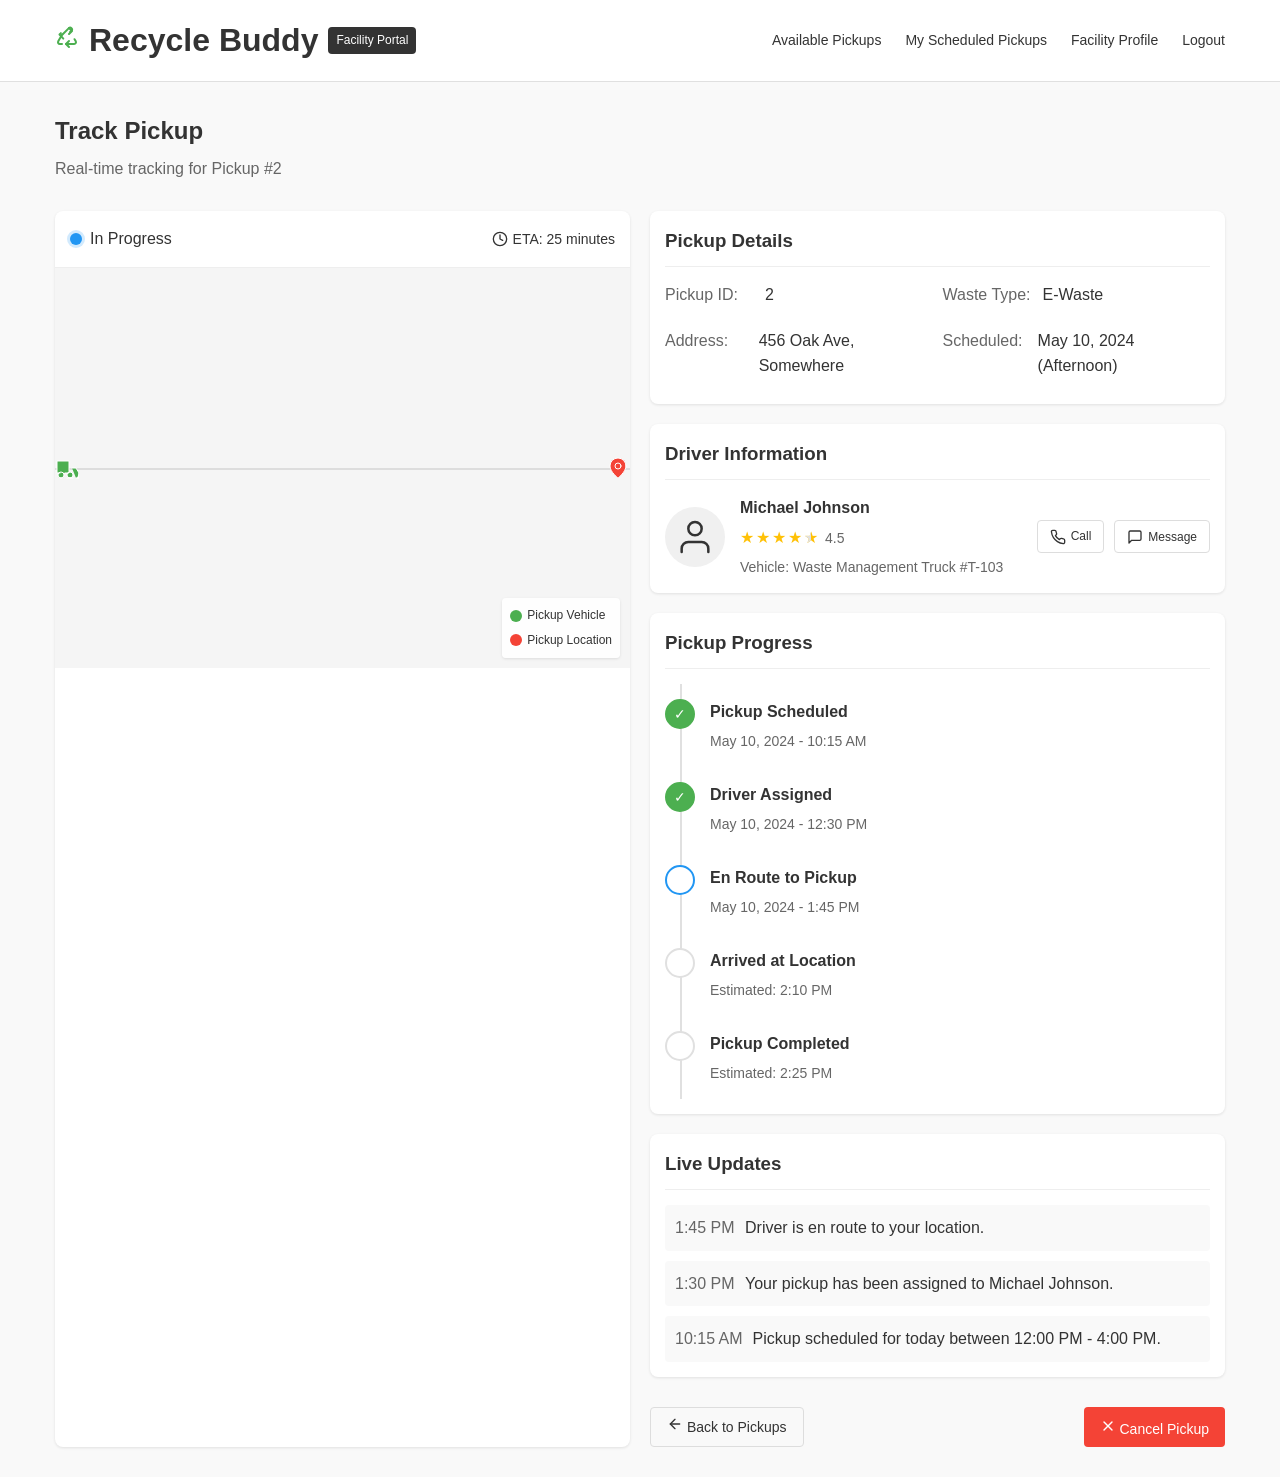
<file: track-pickup.html>
<!DOCTYPE html>
<html lang="en">
<head>
    <meta charset="UTF-8">
    <meta name="viewport" content="width=device-width, initial-scale=1.0">
    <title>Track Pickup - Recycle Buddy</title>
    <link rel="stylesheet" href="styles.css">
</head>
<body>
    <header>
        <div class="container">
            <div class="logo-section">
                <div class="logo">
                    <svg xmlns="http://www.w3.org/2000/svg" width="24" height="24" viewBox="0 0 24 24" fill="none" stroke="currentColor" stroke-width="2" stroke-linecap="round" stroke-linejoin="round" class="recycle-icon">
                        <path d="M7 19H4.815a1.83 1.83 0 0 1-1.57-.881 1.785 1.785 0 0 1-.004-1.784L7.196 9.5" />
                        <path d="M11 19h8.203a1.83 1.83 0 0 0 1.556-.89 1.784 1.784 0 0 0 0-1.775l-1.226-2.12" />
                        <path d="m14 16-3 3 3 3" />
                        <path d="M8.293 13.596 4.5 9.497l1.413-1.414" />
                        <path d="m7.49 9.5 6.364-6.364a1.83 1.83 0 0 1 2.588 0 1.83 1.83 0 0 1 0 2.588L15.1 7.067" />
                        <path d="m14 3 3 3-3 3" />
                    </svg>
                </div>
                <h1>Recycle Buddy</h1>
                <span class="portal-badge">Facility Portal</span>
            </div>
            <nav class="desktop-nav">
                <a href="index.html">Available Pickups</a>
                <a href="my-scheduled-pickups.html">My Scheduled Pickups</a>
                <a href="facility-profile.html">Facility Profile</a>
                <a href="login.html">Logout</a>
            </nav>
            <button class="mobile-menu-button" onclick="toggleMobileMenu()">
                <svg xmlns="http://www.w3.org/2000/svg" width="24" height="24" viewBox="0 0 24 24" fill="none" stroke="currentColor" stroke-width="2" stroke-linecap="round" stroke-linejoin="round">
                    <line x1="4" x2="20" y1="12" y2="12" />
                    <line x1="4" x2="20" y1="6" y2="6" />
                    <line x1="4" x2="20" y1="18" y2="18" />
                </svg>
            </button>
        </div>
    </header>

    <div class="mobile-menu" id="mobileMenu">
        <a href="index.html">Available Pickups</a>
        <a href="my-scheduled-pickups.html">My Scheduled Pickups</a>
        <a href="facility-profile.html">Facility Profile</a>
        <a href="login.html">Logout</a>
    </div>

    <main>
        <div class="container">
            <div class="page-header">
                <h2>Track Pickup</h2>
                <p>Real-time tracking for Pickup #<span id="pickupId">2</span></p>
            </div>

            <div class="tracking-container">
                <div class="tracking-map-container">
                    <div class="tracking-status-bar">
                        <div class="status-indicator">
                            <span class="status-dot active" id="statusDot"></span>
                            <span class="status-text" id="statusText">In Progress</span>
                        </div>
                        <div class="eta-info">
                            <svg xmlns="http://www.w3.org/2000/svg" width="16" height="16" viewBox="0 0 24 24" fill="none" stroke="currentColor" stroke-width="2" stroke-linecap="round" stroke-linejoin="round">
                                <circle cx="12" cy="12" r="10" />
                                <polyline points="12 6 12 12 16 14" />
                            </svg>
                            <span>ETA: <span id="etaTime">25 minutes</span></span>
                        </div>
                    </div>
                    <div class="tracking-map" id="trackingMap">
                        <!-- This would be replaced with an actual map in a real application -->
                        <div class="map-placeholder">
                            <div class="map-route">
                                <div class="route-line"></div>
                                <div class="truck-marker" id="truckMarker">
                                    <svg xmlns="http://www.w3.org/2000/svg" width="24" height="24" viewBox="0 0 24 24" fill="#4CAF50" stroke="white" stroke-width="1" stroke-linecap="round" stroke-linejoin="round">
                                        <path d="M10 17h4V5H2v12h3m12-5h4l3 5v5h-3m-9 0h6m4 0h2v-5m-9 5a3 3 0 1 0 0-6 3 3 0 0 0 0 6Zm-9 0a3 3 0 1 0 0-6 3 3 0 0 0 0 6Z" />
                                    </svg>
                                </div>
                                <div class="destination-marker">
                                    <svg xmlns="http://www.w3.org/2000/svg" width="24" height="24" viewBox="0 0 24 24" fill="#f44336" stroke="white" stroke-width="1" stroke-linecap="round" stroke-linejoin="round">
                                        <path d="M20 10c0 6-8 12-8 12s-8-6-8-12a8 8 0 0 1 16 0Z" />
                                        <circle cx="12" cy="10" r="3" />
                                    </svg>
                                </div>
                            </div>
                            <div class="map-overlay">
                                <div class="map-legend">
                                    <div class="legend-item">
                                        <div class="legend-color truck"></div>
                                        <span>Pickup Vehicle</span>
                                    </div>
                                    <div class="legend-item">
                                        <div class="legend-color destination"></div>
                                        <span>Pickup Location</span>
                                    </div>
                                </div>
                            </div>
                        </div>
                    </div>
                </div>

                <div class="tracking-info-container">
                    <div class="tracking-section">
                        <h3>Pickup Details</h3>
                        <div class="detail-grid">
                            <div class="detail-item">
                                <span class="detail-label">Pickup ID:</span>
                                <span class="detail-value">2</span>
                            </div>
                            <div class="detail-item">
                                <span class="detail-label">Waste Type:</span>
                                <span class="detail-value">E-Waste</span>
                            </div>
                            <div class="detail-item">
                                <span class="detail-label">Address:</span>
                                <span class="detail-value">456 Oak Ave, Somewhere</span>
                            </div>
                            <div class="detail-item">
                                <span class="detail-label">Scheduled:</span>
                                <span class="detail-value">May 10, 2024 (Afternoon)</span>
                            </div>
                        </div>
                    </div>

                    <div class="tracking-section">
                        <h3>Driver Information</h3>
                        <div class="driver-info">
                            <div class="driver-avatar">
                                <svg xmlns="http://www.w3.org/2000/svg" width="40" height="40" viewBox="0 0 24 24" fill="none" stroke="currentColor" stroke-width="1.5" stroke-linecap="round" stroke-linejoin="round">
                                    <path d="M20 21v-2a4 4 0 0 0-4-4H8a4 4 0 0 0-4 4v2" />
                                    <circle cx="12" cy="7" r="4" />
                                </svg>
                            </div>
                            <div class="driver-details">
                                <h4>Michael Johnson</h4>
                                <div class="driver-rating">
                                    <span class="star">★</span>
                                    <span class="star">★</span>
                                    <span class="star">★</span>
                                    <span class="star">★</span>
                                    <span class="star half">★</span>
                                    <span class="rating-value">4.5</span>
                                </div>
                                <p class="driver-vehicle">Vehicle: Waste Management Truck #T-103</p>
                            </div>
                            <div class="driver-contact">
                                <a href="tel:+15551234567" class="btn btn-outline btn-sm">
                                    <svg xmlns="http://www.w3.org/2000/svg" width="16" height="16" viewBox="0 0 24 24" fill="none" stroke="currentColor" stroke-width="2" stroke-linecap="round" stroke-linejoin="round">
                                        <path d="M22 16.92v3a2 2 0 0 1-2.18 2 19.79 19.79 0 0 1-8.63-3.07 19.5 19.5 0 0 1-6-6 19.79 19.79 0 0 1-3.07-8.67A2 2 0 0 1 4.11 2h3a2 2 0 0 1 2 1.72 12.84 12.84 0 0 0 .7 2.81 2 2 0 0 1-.45 2.11L8.09 9.91a16 16 0 0 0 6 6l1.27-1.27a2 2 0 0 1 2.11-.45 12.84 12.84 0 0 0 2.81.7A2 2 0 0 1 22 16.92z" />
                                    </svg>
                                    Call
                                </a>
                                <button class="btn btn-outline btn-sm" onclick="sendMessage()">
                                    <svg xmlns="http://www.w3.org/2000/svg" width="16" height="16" viewBox="0 0 24 24" fill="none" stroke="currentColor" stroke-width="2" stroke-linecap="round" stroke-linejoin="round">
                                        <path d="M21 15a2 2 0 0 1-2 2H7l-4 4V5a2 2 0 0 1 2-2h14a2 2 0 0 1 2 2z" />
                                    </svg>
                                    Message
                                </button>
                            </div>
                        </div>
                    </div>

                    <div class="tracking-section">
                        <h3>Pickup Progress</h3>
                        <div class="progress-timeline">
                            <div class="timeline-item completed">
                                <div class="timeline-marker"></div>
                                <div class="timeline-content">
                                    <h4>Pickup Scheduled</h4>
                                    <p>May 10, 2024 - 10:15 AM</p>
                                </div>
                            </div>
                            <div class="timeline-item completed">
                                <div class="timeline-marker"></div>
                                <div class="timeline-content">
                                    <h4>Driver Assigned</h4>
                                    <p>May 10, 2024 - 12:30 PM</p>
                                </div>
                            </div>
                            <div class="timeline-item active" id="enRouteItem">
                                <div class="timeline-marker"></div>
                                <div class="timeline-content">
                                    <h4>En Route to Pickup</h4>
                                    <p>May 10, 2024 - 1:45 PM</p>
                                </div>
                            </div>
                            <div class="timeline-item" id="arrivedItem">
                                <div class="timeline-marker"></div>
                                <div class="timeline-content">
                                    <h4>Arrived at Location</h4>
                                    <p id="arrivedTime">Estimated: 2:10 PM</p>
                                </div>
                            </div>
                            <div class="timeline-item" id="completedItem">
                                <div class="timeline-marker"></div>
                                <div class="timeline-content">
                                    <h4>Pickup Completed</h4>
                                    <p id="completedTime">Estimated: 2:25 PM</p>
                                </div>
                            </div>
                        </div>
                    </div>

                    <div class="tracking-section">
                        <h3>Live Updates</h3>
                        <div class="live-updates" id="liveUpdates">
                            <div class="update-item">
                                <div class="update-time">1:45 PM</div>
                                <div class="update-content">Driver is en route to your location.</div>
                            </div>
                            <div class="update-item">
                                <div class="update-time">1:30 PM</div>
                                <div class="update-content">Your pickup has been assigned to Michael Johnson.</div>
                            </div>
                            <div class="update-item">
                                <div class="update-time">10:15 AM</div>
                                <div class="update-content">Pickup scheduled for today between 12:00 PM - 4:00 PM.</div>
                            </div>
                        </div>
                    </div>

                    <div class="tracking-actions">
                        <a href="my-scheduled-pickups.html" class="btn btn-outline">
                            <svg xmlns="http://www.w3.org/2000/svg" width="16" height="16" viewBox="0 0 24 24" fill="none" stroke="currentColor" stroke-width="2" stroke-linecap="round" stroke-linejoin="round">
                                <path d="m12 19-7-7 7-7" />
                                <path d="M19 12H5" />
                            </svg>
                            Back to Pickups
                        </a>
                        <button class="btn btn-danger" onclick="cancelPickup()">
                            <svg xmlns="http://www.w3.org/2000/svg" width="16" height="16" viewBox="0 0 24 24" fill="none" stroke="currentColor" stroke-width="2" stroke-linecap="round" stroke-linejoin="round">
                                <path d="M18 6 6 18" />
                                <path d="m6 6 12 12" />
                            </svg>
                            Cancel Pickup
                        </button>
                    </div>
                </div>
            </div>
        </div>
    </main>

    <script>
        function toggleMobileMenu() {
            const mobileMenu = document.getElementById('mobileMenu');
            mobileMenu.classList.toggle('active');
        }

        function sendMessage() {
            alert("Message feature would open a chat with the driver.");
        }

        function cancelPickup() {
            if (confirm("Are you sure you want to cancel this pickup? The driver is already en route.")) {
                alert("Pickup has been cancelled. The driver will be notified.");
                window.location.href = "my-scheduled-pickups.html";
            }
        }

        // Simulated real-time updates
        let etaMinutes = 25;
        let truckPosition = 0;
        const statusStages = ['en-route', 'arrived', 'completed'];
        let currentStage = 0;

        function updateTruckPosition() {
            truckPosition += 1;
            if (truckPosition <= 100) {
                document.getElementById('truckMarker').style.left = `${truckPosition}%`;
                
                // Update ETA
                etaMinutes = Math.max(0, 25 - Math.floor(truckPosition / 4));
                document.getElementById('etaTime').textContent = etaMinutes > 0 ? 
                    `${etaMinutes} minute${etaMinutes !== 1 ? 's' : ''}` : 
                    'Arrived';
                
                // Update status based on position
                if (truckPosition >= 95 && currentStage < 1) {
                    currentStage = 1;
                    updateStatus('arrived');
                }
                
                setTimeout(updateTruckPosition, 1000); // Update every second
            } else {
                // Truck has arrived and completed pickup
                if (currentStage < 2) {
                    currentStage = 2;
                    updateStatus('completed');
                }
            }
        }

        function updateStatus(status) {
            const statusDot = document.getElementById('statusDot');
            const statusText = document.getElementById('statusText');
            
            if (status === 'arrived') {
                // Update status indicator
                statusDot.className = 'status-dot arrived';
                statusText.textContent = 'Arrived';
                
                // Update timeline
                document.getElementById('enRouteItem').classList.remove('active');
                document.getElementById('arrivedItem').classList.add('active', 'completed');
                
                const now = new Date();
                const timeString = now.toLocaleTimeString([], { hour: '2-digit', minute: '2-digit' });
                document.getElementById('arrivedTime').textContent = timeString;
                
                // Add live update
                addLiveUpdate(`Driver has arrived at your location.`);
            } else if (status === 'completed') {
                // Update status indicator
                statusDot.className = 'status-dot completed';
                statusText.textContent = 'Completed';
                
                // Update timeline
                document.getElementById('arrivedItem').classList.remove('active');
                document.getElementById('completedItem').classList.add('active', 'completed');
                
                const now = new Date();
                const timeString = now.toLocaleTimeString([], { hour: '2-digit', minute: '2-digit' });
                document.getElementById('completedTime').textContent = timeString;
                
                // Add live update
                addLiveUpdate(`Pickup has been completed successfully.`);
            }
        }

        function addLiveUpdate(message) {
            const updatesContainer = document.getElementById('liveUpdates');
            const now = new Date();
            const timeString = now.toLocaleTimeString([], { hour: '2-digit', minute: '2-digit' });
            
            const updateItem = document.createElement('div');
            updateItem.className = 'update-item new';
            
            const updateTime = document.createElement('div');
            updateTime.className = 'update-time';
            updateTime.textContent = timeString;
            
            const updateContent = document.createElement('div');
            updateContent.className = 'update-content';
            updateContent.textContent = message;
            
            updateItem.appendChild(updateTime);
            updateItem.appendChild(updateContent);
            
            updatesContainer.insertBefore(updateItem, updatesContainer.firstChild);
            
            // Animate the new update
            setTimeout(() => {
                updateItem.classList.remove('new');
            }, 100);
        }

        // Start the simulation when the page loads
        window.onload = function() {
            // Add a small delay to make it feel more realistic
            setTimeout(() => {
                addLiveUpdate("Driver is 25 minutes away from your location.");
                updateTruckPosition();
            }, 2000);
            
            // Add random updates periodically
            const updates = [
                "Driver is taking the fastest route to your location.",
                "Traffic is clear on the route to your location.",
                "Driver has completed a pickup nearby and is heading to you next.",
                "Your pickup is on schedule."
            ];
            
            let updateIndex = 0;
            setInterval(() => {
                if (currentStage < 2 && Math.random() > 0.5) {
                    addLiveUpdate(updates[updateIndex % updates.length]);
                    updateIndex++;
                }
            }, 45000); // Add a random update every 45 seconds
        };
    </script>

    <style>
        /* Additional styles for the tracking page */
        .tracking-container {
            display: grid;
            grid-template-columns: 1fr;
            gap: 20px;
        }

        .tracking-map-container {
            background-color: #fff;
            border-radius: 8px;
            overflow: hidden;
            box-shadow: 0 1px 3px rgba(0, 0, 0, 0.1);
        }

        .tracking-status-bar {
            display: flex;
            justify-content: space-between;
            align-items: center;
            padding: 15px;
            border-bottom: 1px solid #eee;
        }

        .status-indicator {
            display: flex;
            align-items: center;
            gap: 8px;
        }

        .status-dot {
            width: 12px;
            height: 12px;
            border-radius: 50%;
            background-color: #2196F3;
        }

        .status-dot.active {
            background-color: #2196F3;
            box-shadow: 0 0 0 3px rgba(33, 150, 243, 0.2);
        }

        .status-dot.arrived {
            background-color: #FF9800;
            box-shadow: 0 0 0 3px rgba(255, 152, 0, 0.2);
        }

        .status-dot.completed {
            background-color: #4CAF50;
            box-shadow: 0 0 0 3px rgba(76, 175, 80, 0.2);
        }

        .eta-info {
            display: flex;
            align-items: center;
            gap: 5px;
            font-size: 14px;
        }

        .tracking-map {
            height: 300px;
            position: relative;
            background-color: #f5f5f5;
        }

        .map-placeholder {
            width: 100%;
            height: 100%;
            position: relative;
            overflow: hidden;
        }

        .map-route {
            position: absolute;
            top: 50%;
            left: 0;
            width: 100%;
            height: 2px;
        }

        .route-line {
            width: 100%;
            height: 100%;
            background-color: #ddd;
            position: relative;
        }

        .truck-marker {
            position: absolute;
            top: -12px;
            left: 0;
            transition: left 1s linear;
        }

        .destination-marker {
            position: absolute;
            top: -12px;
            right: 0;
        }

        .map-overlay {
            position: absolute;
            bottom: 10px;
            right: 10px;
            background-color: rgba(255, 255, 255, 0.9);
            padding: 8px;
            border-radius: 4px;
            box-shadow: 0 1px 3px rgba(0, 0, 0, 0.1);
        }

        .map-legend {
            display: flex;
            flex-direction: column;
            gap: 5px;
            font-size: 12px;
        }

        .legend-item {
            display: flex;
            align-items: center;
            gap: 5px;
        }

        .legend-color {
            width: 12px;
            height: 12px;
            border-radius: 50%;
        }

        .legend-color.truck {
            background-color: #4CAF50;
        }

        .legend-color.destination {
            background-color: #f44336;
        }

        .tracking-info-container {
            display: flex;
            flex-direction: column;
            gap: 20px;
        }

        .tracking-section {
            background-color: #fff;
            border-radius: 8px;
            padding: 15px;
            box-shadow: 0 1px 3px rgba(0, 0, 0, 0.1);
        }

        .tracking-section h3 {
            margin-bottom: 15px;
            padding-bottom: 10px;
            border-bottom: 1px solid #eee;
        }

        .detail-grid {
            display: grid;
            grid-template-columns: 1fr 1fr;
            gap: 10px;
        }

        .driver-info {
            display: flex;
            align-items: center;
            gap: 15px;
        }

        .driver-avatar {
            width: 60px;
            height: 60px;
            background-color: #f0f0f0;
            border-radius: 50%;
            display: flex;
            align-items: center;
            justify-content: center;
        }

        .driver-details {
            flex: 1;
        }

        .driver-details h4 {
            margin-bottom: 5px;
        }

        .driver-rating {
            display: flex;
            align-items: center;
            gap: 2px;
            margin-bottom: 5px;
        }

        .star {
            color: #FFC107;
        }

        .star.half {
            position: relative;
            display: inline-block;
        }

        .star.half:after {
            content: "★";
            position: absolute;
            left: 0;
            top: 0;
            width: 50%;
            overflow: hidden;
            color: #e0e0e0;
        }

        .rating-value {
            margin-left: 5px;
            font-size: 14px;
            color: #666;
        }

        .driver-vehicle {
            font-size: 14px;
            color: #666;
        }

        .driver-contact {
            display: flex;
            gap: 10px;
        }

        .btn-sm {
            padding: 6px 12px;
            font-size: 12px;
            display: flex;
            align-items: center;
            gap: 5px;
        }

        .progress-timeline {
            display: flex;
            flex-direction: column;
            gap: 0;
            position: relative;
        }

        .progress-timeline:before {
            content: "";
            position: absolute;
            top: 0;
            bottom: 0;
            left: 15px;
            width: 2px;
            background-color: #e0e0e0;
        }

        .timeline-item {
            display: flex;
            gap: 15px;
            padding: 15px 0;
            position: relative;
        }

        .timeline-marker {
            width: 30px;
            height: 30px;
            border-radius: 50%;
            background-color: #fff;
            border: 2px solid #e0e0e0;
            z-index: 1;
            display: flex;
            align-items: center;
            justify-content: center;
        }

        .timeline-item.completed .timeline-marker {
            background-color: #4CAF50;
            border-color: #4CAF50;
        }

        .timeline-item.completed .timeline-marker:after {
            content: "✓";
            color: white;
            font-size: 14px;
        }

        .timeline-item.active .timeline-marker {
            border-color: #2196F3;
            background-color: #fff;
        }

        .timeline-content {
            flex: 1;
        }

        .timeline-content h4 {
            margin-bottom: 5px;
            font-size: 16px;
        }

        .timeline-content p {
            color: #666;
            font-size: 14px;
        }

        .live-updates {
            display: flex;
            flex-direction: column;
            gap: 10px;
            max-height: 200px;
            overflow-y: auto;
        }

        .update-item {
            display: flex;
            gap: 10px;
            padding: 10px;
            border-radius: 4px;
            background-color: #f9f9f9;
            transition: all 0.3s ease;
            opacity: 1;
            transform: translateY(0);
        }

        .update-item.new {
            background-color: #e3f2fd;
            opacity: 0;
            transform: translateY(-10px);
        }

        .update-time {
            font-weight: 500;
            min-width: 60px;
            color: #666;
        }

        .update-content {
            flex: 1;
        }

        .tracking-actions {
            display: flex;
            justify-content: space-between;
            margin-top: 10px;
        }

        /* Responsive styles */
        @media (min-width: 992px) {
            .tracking-container {
                grid-template-columns: 1fr 1fr;
            }
            
            .tracking-map {
                height: 400px;
            }
        }
    </style>
</body>
</html>
</file>
<file: styles.css>
/* Reset and base styles */
* {
    margin: 0;
    padding: 0;
    box-sizing: border-box;
}

body {
    font-family: Arial, sans-serif;
    line-height: 1.6;
    color: #333;
    background-color: #f9f9f9;
}

.container {
    width: 100%;
    max-width: 1200px;
    margin: 0 auto;
    padding: 0 15px;
}

/* Header styles */
header {
    background-color: #fff;
    border-bottom: 1px solid #e0e0e0;
    padding: 15px 0;
}

header .container {
    display: flex;
    justify-content: space-between;
    align-items: center;
}

.logo-section {
    display: flex;
    align-items: center;
    gap: 10px;
}

.logo {
    color: #4CAF50;
}

.recycle-icon {
    color: #4CAF50;
}

.portal-badge {
    background-color: #333;
    color: white;
    font-size: 12px;
    padding: 4px 8px;
    border-radius: 4px;
}

.desktop-nav {
    display: flex;
    gap: 24px;
}

.desktop-nav a {
    text-decoration: none;
    color: #333;
    font-size: 14px;
    font-weight: 500;
}

.desktop-nav a.active {
    color: #4CAF50;
}

.mobile-menu-button {
    display: none;
    background: none;
    border: none;
    cursor: pointer;
}

/* Mobile menu */
.mobile-menu {
    display: none;
    flex-direction: column;
    background-color: #fff;
    padding: 15px;
    border-bottom: 1px solid #e0e0e0;
}

.mobile-menu.active {
    display: flex;
}

.mobile-menu a {
    text-decoration: none;
    color: #333;
    padding: 10px 0;
    border-bottom: 1px solid #f0f0f0;
}

.mobile-menu a:last-child {
    border-bottom: none;
}

.mobile-menu a.active {
    color: #4CAF50;
}

/* Main content styles */
main {
    padding: 30px 0;
}

.page-header {
    margin-bottom: 30px;
}

.page-header h2 {
    font-size: 24px;
    font-weight: 700;
    margin-bottom: 5px;
}

.page-header p {
    color: #666;
    font-size: 16px;
}

/* Search and filter styles */
.search-filter {
    display: flex;
    gap: 15px;
    margin-bottom: 30px;
}

.search-bar {
    flex: 1;
    position: relative;
}

.search-icon {
    position: absolute;
    left: 10px;
    top: 50%;
    transform: translateY(-50%);
    color: #999;
}

.search-bar input {
    width: 100%;
    padding: 10px 10px 10px 35px;
    border: 1px solid #ddd;
    border-radius: 4px;
    font-size: 14px;
}

.filter {
    display: flex;
    align-items: center;
    gap: 8px;
    border: 1px solid #ddd;
    border-radius: 4px;
    padding: 0 15px;
}

.filter span {
    font-size: 14px;
    color: #666;
}

.filter select {
    border: none;
    background: transparent;
    padding: 10px 0;
    font-size: 14px;
    outline: none;
}

/* Reports grid */
.reports-grid {
    display: grid;
    grid-template-columns: repeat(auto-fill, minmax(300px, 1fr));
    gap: 20px;
}

.report-card {
    background-color: #fff;
    border: 1px solid #ddd;
    border-radius: 8px;
    overflow: hidden;
}

.report-image {
    height: 180px;
    background-color: #f0f0f0;
    display: flex;
    align-items: center;
    justify-content: center;
    color: #ccc;
}

.report-content {
    padding: 15px;
}

.report-header {
    display: flex;
    justify-content: space-between;
    align-items: flex-start;
    margin-bottom: 10px;
}

.tag {
    font-size: 12px;
    padding: 3px 8px;
    border-radius: 4px;
}

.tag.general {
    background-color: #e8f5e9;
    color: #2e7d32;
}

.tag.e-waste {
    background-color: #e3f2fd;
    color: #1565c0;
}

.address {
    color: #666;
    font-size: 14px;
    margin-bottom: 8px;
}

.description {
    margin-bottom: 15px;
}

.report-meta {
    margin-bottom: 15px;
}

.distance, .date, .status {
    display: flex;
    align-items: center;
    gap: 5px;
    color: #666;
    font-size: 13px;
    margin-bottom: 5px;
}

.status.pending {
    color: #f57c00;
}

.status.in-progress {
    color: #1976d2;
}

.report-actions {
    display: flex;
    gap: 10px;
}

/* Button styles */
.btn {
    display: inline-block;
    padding: 8px 16px;
    border-radius: 4px;
    font-size: 14px;
    font-weight: 500;
    text-align: center;
    text-decoration: none;
    cursor: pointer;
    transition: background-color 0.2s, color 0.2s;
    border: none;
}

.btn-block {
    display: block;
    width: 100%;
}

.btn-outline {
    background-color: transparent;
    border: 1px solid #ddd;
    color: #333;
}

.btn-outline:hover {
    background-color: #f5f5f5;
}

.btn-primary {
    background-color: #4CAF50;
    color: white;
}

.btn-primary:hover {
    background-color: #43a047;
}

.btn-danger {
    background-color: #f44336;
    color: white;
}

.btn-danger:hover {
    background-color: #e53935;
}

/* Profile page styles */
.profile-container {
    display: grid;
    grid-template-columns: 1fr;
    gap: 30px;
}

.profile-section {
    background-color: #fff;
    border-radius: 8px;
    padding: 20px;
    box-shadow: 0 1px 3px rgba(0, 0, 0, 0.1);
}

.profile-section h3 {
    margin-bottom: 20px;
    padding-bottom: 10px;
    border-bottom: 1px solid #eee;
}

.profile-form {
    display: flex;
    flex-direction: column;
    gap: 15px;
}

.form-group {
    display: flex;
    flex-direction: column;
    gap: 5px;
}

.form-group label {
    font-size: 14px;
    font-weight: 500;
}

.form-control {
    padding: 10px;
    border: 1px solid #ddd;
    border-radius: 4px;
    font-size: 14px;
}

.checkbox-group {
    display: grid;
    grid-template-columns: repeat(auto-fill, minmax(200px, 1fr));
    gap: 10px;
}

.checkbox-item {
    display: flex;
    align-items: center;
    gap: 8px;
}

.hours-group {
    display: flex;
    flex-direction: column;
    gap: 10px;
}

.hours-row {
    display: flex;
    align-items: center;
    gap: 10px;
}

.hours-row .day {
    width: 100px;
}

.hours-row .to {
    margin: 0 5px;
}

.time-input {
    padding: 8px;
    border: 1px solid #ddd;
    border-radius: 4px;
}

.closed {
    color: #f44336;
    font-size: 14px;
    margin-left: 10px;
}

/* Map view styles */
.map-container {
    display: flex;
    height: calc(100vh - 70px);
}

.map {
    flex: 1;
    background-color: #f0f0f0;
    position: relative;
}

.map-placeholder {
    width: 100%;
    height: 100%;
    display: flex;
    align-items: center;
    justify-content: center;
}

.map-content {
    text-align: center;
    padding: 20px;
    background-color: rgba(255, 255, 255, 0.9);
    border-radius: 8px;
    box-shadow: 0 2px 10px rgba(0, 0, 0, 0.1);
}

.map-marker {
    margin: 20px 0;
}

.map-sidebar {
    width: 350px;
    background-color: #fff;
    border-left: 1px solid #ddd;
    padding: 20px;
    overflow-y: auto;
}

.map-actions {
    display: flex;
    gap: 10px;
    margin-bottom: 20px;
}

.report-details {
    margin-top: 20px;
}

.detail-item {
    display: flex;
    margin-bottom: 10px;
}

.detail-label {
    width: 100px;
    font-weight: 500;
    color: #666;
}

/* Schedule pickup styles */
.schedule-container {
    display: grid;
    grid-template-columns: 1fr 2fr;
    gap: 30px;
}

.schedule-section {
    background-color: #fff;
    border-radius: 8px;
    padding: 20px;
    box-shadow: 0 1px 3px rgba(0, 0, 0, 0.1);
}

.report-summary {
    display: flex;
    flex-direction: column;
    gap: 10px;
}

.summary-item {
    display: flex;
    flex-direction: column;
    gap: 3px;
}

.summary-label {
    font-size: 13px;
    color: #666;
}

.summary-value {
    font-weight: 500;
}

.form-actions {
    display: flex;
    justify-content: flex-end;
    gap: 10px;
    margin-top: 20px;
}

/* Login page styles */
.login-page {
    background-color: #f5f5f5;
    height: 100vh;
    display: flex;
    align-items: center;
    justify-content: center;
}

.login-container {
    background-color: #fff;
    border-radius: 8px;
    box-shadow: 0 2px 10px rgba(0, 0, 0, 0.1);
    width: 100%;
    max-width: 400px;
    overflow: hidden;
}

.login-logo {
    text-align: center;
    padding: 30px 0;
    background-color: #f9f9f9;
    border-bottom: 1px solid #eee;
}

.login-logo h1 {
    margin-top: 10px;
    color: #333;
}

.login-form-container {
    padding: 30px;
}

.login-form-container h2 {
    margin-bottom: 20px;
    text-align: center;
}

.login-form {
    display: flex;
    flex-direction: column;
    gap: 15px;
}

.remember-me {
    flex-direction: row;
    align-items: center;
    gap: 8px;
}

.forgot-password {
    text-align: center;
    margin-top: 15px;
}

.forgot-password a {
    color: #4CAF50;
    text-decoration: none;
}

/* Responsive styles */
@media (max-width: 768px) {
    .desktop-nav {
        display: none;
    }

    .mobile-menu-button {
        display: block;
    }

    .search-filter {
        flex-direction: column;
    }

    .schedule-container {
        grid-template-columns: 1fr;
    }

    .map-container {
        flex-direction: column;
        height: auto;
    }

    .map {
        height: 300px;
    }

    .map-sidebar {
        width: 100%;
        border-left: none;
        border-top: 1px solid #ddd;
    }
}

@media (min-width: 992px) {
    .profile-container {
        grid-template-columns: repeat(2, 1fr);
    }
}
</file>
